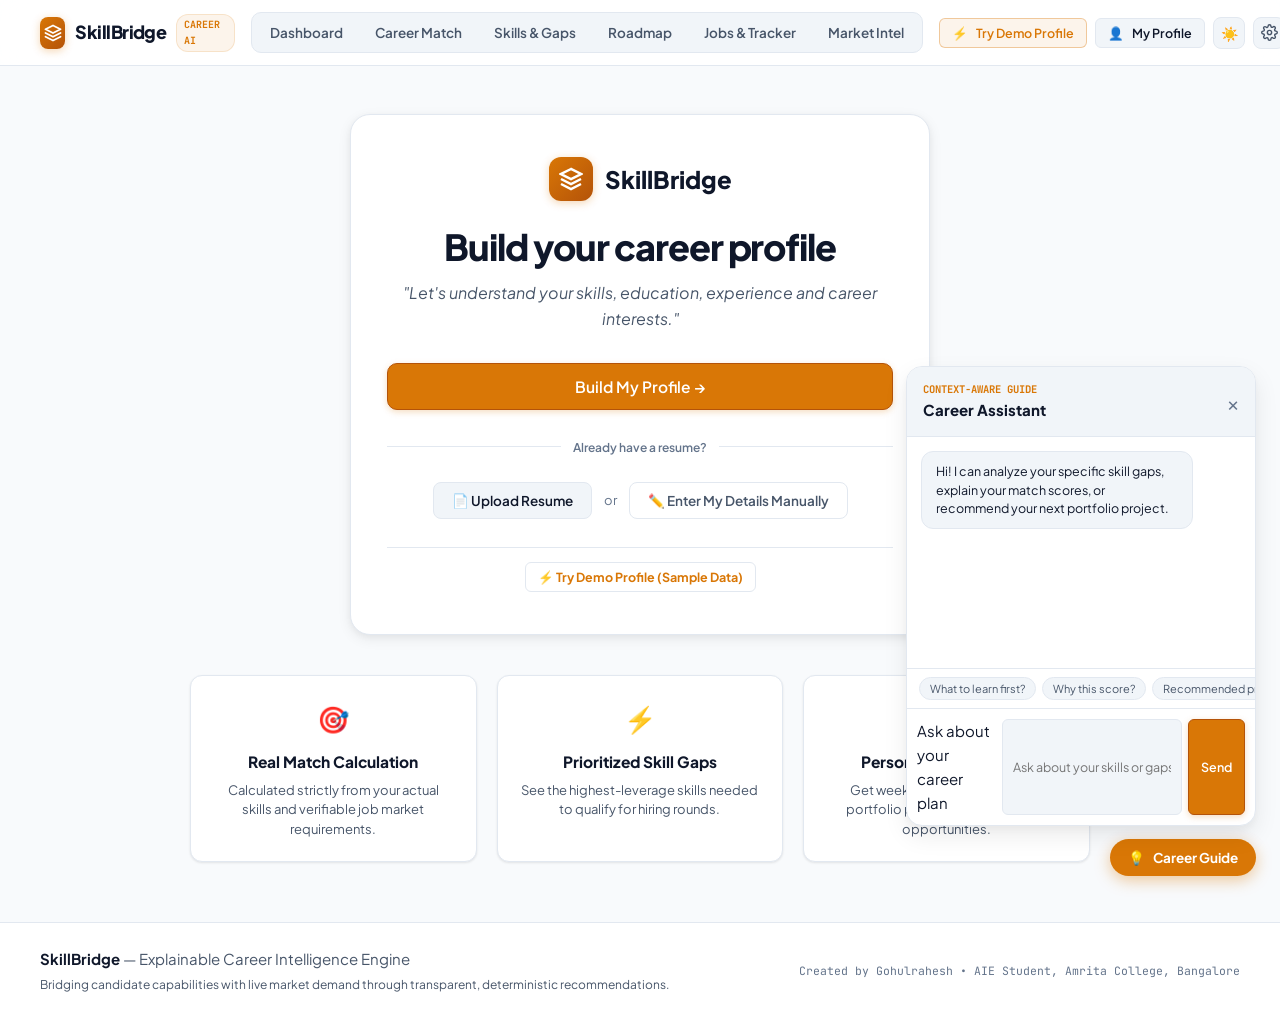
<file: index.html>
<!DOCTYPE html>
<html lang="en">
<head>
  <meta charset="UTF-8">
  <meta name="viewport" content="width=device-width, initial-scale=1.0">
  <meta name="description" content="SkillBridge — Build your career profile, understand your skill gaps, and follow a personalized roadmap based on real job market demand.">
  <title>SkillBridge — Career Fit & Learning Roadmap Engine</title>
  
  <!-- Google Fonts: Plus Jakarta Sans & JetBrains Mono -->
  <link rel="preconnect" href="https://fonts.googleapis.com">
  <link rel="preconnect" href="https://fonts.gstatic.com" crossorigin>
  <link href="https://fonts.googleapis.com/css2?family=JetBrains+Mono:wght@400;500;600;700&family=Plus+Jakarta+Sans:wght@400;500;600;700;800&display=swap" rel="stylesheet">
  
  <link rel="stylesheet" href="style.css">
</head>
<body data-theme="light">

  <!-- ==========================================================================
       STICKY DEMO MODE ALERT BANNER (SHOWN ONLY DURING DEMO MODE)
       ========================================================================== -->
  <aside class="demo-mode-banner" id="demoModeBanner" style="display:none;" aria-label="Demo mode indicator">
    <div class="container demo-banner-content">
      <div class="demo-banner-left">
        <span class="demo-pill">DEMO MODE</span>
        <span>You are exploring with a <strong>sample student profile</strong>. Demo data is temporary and never mixed with real profiles.</span>
      </div>
      <div class="demo-banner-actions">
        <button class="btn btn-sm btn-ghost" id="exitDemoBtn" type="button">Exit Demo Mode</button>
        <button class="btn btn-sm btn-primary" id="demoCreateRealProfileBtn" type="button">Build My Own Profile →</button>
      </div>
    </div>
  </aside>

  <!-- ==========================================================================
       SITE HEADER & GLOBAL NAVIGATION
       ========================================================================== -->
  <header class="site-header">
    <div class="container">
      <div class="nav-wrapper">
        <a class="brand-logo" id="brandHome" href="#dashboard" aria-label="SkillBridge Home">
          <div class="brand-icon">
            <svg viewBox="0 0 24 24" fill="none" stroke="currentColor" stroke-width="2.5" stroke-linecap="round" stroke-linejoin="round">
              <path d="M12 2L2 7l10 5 10-5-10-5zM2 17l10 5 10-5M2 12l10 5 10-5"/>
            </svg>
          </div>
          <span class="brand-text">SkillBridge</span>
          <span class="brand-badge" id="headerModeBadge">Career AI</span>
        </a>

        <!-- Main Product Navigation (Active for profiles) -->
        <nav class="main-nav" id="mainNav" aria-label="Main Navigation">
          <button class="nav-tab active" data-page="dashboard" type="button">Dashboard</button>
          <button class="nav-tab" data-page="career-match" type="button">Career Match</button>
          <button class="nav-tab" data-page="skills-gaps" type="button">Skills & Gaps</button>
          <button class="nav-tab" data-page="roadmap" type="button">Roadmap</button>
          <button class="nav-tab" data-page="jobs" type="button">Jobs & Tracker</button>
          <button class="nav-tab" data-page="market" type="button">Market Intel</button>
        </nav>

        <!-- Header Actions -->
        <div class="nav-actions">
          <button class="btn btn-sm btn-ghost demo-btn" id="headerDemoTriggerBtn" type="button" title="Try sample profile demo">
            <span>⚡</span> Try Demo Profile
          </button>
          <button class="btn btn-sm btn-secondary profile-btn" id="headerProfileBtn" type="button" title="Edit Profile">
            <span>👤</span> <span id="headerProfileName">My Profile</span>
          </button>
          <div class="theme-control">
            <button class="theme-toggle" id="themeToggle" type="button" aria-label="Switch to dark mode" aria-pressed="false"></button>
          </div>
          <button class="icon-btn" id="settingsModalBtn" type="button" title="Settings & About" aria-label="Settings">
            <svg width="17" height="17" viewBox="0 0 24 24" fill="none" stroke="currentColor" stroke-width="2" stroke-linecap="round" stroke-linejoin="round">
              <circle cx="12" cy="12" r="3"></circle>
              <path d="M19.4 15a1.65 1.65 0 0 0 .33 1.82l.06.06a2 2 0 0 1 0 2.83 2 2 0 0 1-2.83 0l-.06-.06a1.65 1.65 0 0 0-1.82-.33 1.65 1.65 0 0 0-1 1.51V21a2 2 0 0 1-2 2 2 2 0 0 1-2-2v-.09A1.65 1.65 0 0 0 9 19.4a1.65 1.65 0 0 0-1.82.33l-.06.06a2 2 0 0 1-2.83 0 2 2 0 0 1 0-2.83l.06-.06a1.65 1.65 0 0 0 .33-1.82 1.65 1.65 0 0 0-1.51-1H3a2 2 0 0 1-2-2 2 2 0 0 1 2-2h.09A1.65 1.65 0 0 0 4.6 9a1.65 1.65 0 0 0-.33-1.82l-.06-.06a2 2 0 0 1 0-2.83 2 2 0 0 1 2.83 0l.06.06a1.65 1.65 0 0 0 1.82.33H9a1.65 1.65 0 0 0 1-1.51V3a2 2 0 0 1 2-2 2 2 0 0 1 2 2v.09a1.65 1.65 0 0 0 1 1.51 1.65 1.65 0 0 0 1.82-.33l.06-.06a2 2 0 0 1 2.83 0 2 2 0 0 1 0 2.83l-.06.06a1.65 1.65 0 0 0-.33 1.82V9a1.65 1.65 0 0 0 1.51 1H21a2 2 0 0 1 2 2 2 2 0 0 1-2 2h-.09a1.65 1.65 0 0 0-1.51 1z"></path>
            </svg>
          </button>
        </div>
      </div>
    </div>
  </header>

  <!-- Mobile Bottom Sticky Navigation -->
  <nav class="mobile-nav-bar" id="mobileNavBar" aria-label="Mobile Navigation">
    <button class="mobile-nav-item active" data-page="dashboard" type="button"><span>📊</span>Dashboard</button>
    <button class="mobile-nav-item" data-page="career-match" type="button"><span>🎯</span>Matches</button>
    <button class="mobile-nav-item" data-page="skills-gaps" type="button"><span>⚡</span>Skills</button>
    <button class="mobile-nav-item" data-page="roadmap" type="button"><span>🗺️</span>Roadmap</button>
    <button class="mobile-nav-item" data-page="jobs" type="button"><span>💼</span>Jobs</button>
    <button class="mobile-nav-item" data-page="market" type="button"><span>📰</span>News</button>
  </nav>

  <!-- ==========================================================================
       MAIN CONTAINER & VIEWS
       ========================================================================== -->
  <main class="container main-content" id="mainContainer">

    <!-- ==========================================================================
         VIEW 1: FIRST-TIME WELCOME / ENTRY SCREEN (NO FAKE DATA)
         ========================================================================== -->
    <section class="view-page" id="view-welcome" aria-label="Build Your Profile">
      <div class="welcome-entry-card">
        <div class="welcome-entry-brand">
          <div class="brand-icon lg">
            <svg viewBox="0 0 24 24" fill="none" stroke="currentColor" stroke-width="2.5">
              <path d="M12 2L2 7l10 5 10-5-10-5zM2 17l10 5 10-5M2 12l10 5 10-5"/>
            </svg>
          </div>
          <span class="welcome-brand-name">SkillBridge</span>
        </div>

        <h1 class="welcome-entry-title">Build your career profile</h1>
        <p class="welcome-entry-subtitle">
          "Let's understand your skills, education, experience and career interests."
        </p>

        <div class="welcome-entry-actions">
          <button class="btn btn-lg btn-primary btn-block" id="startProfileWizardBtn" type="button">
            Build My Profile →
          </button>

          <div class="welcome-divider">
            <span>Already have a resume?</span>
          </div>

          <div class="welcome-secondary-actions">
            <button class="btn btn-secondary" id="welcomeUploadResumeBtn" type="button">
              📄 Upload Resume
            </button>
            <span class="or-separator">or</span>
            <button class="btn btn-ghost" id="welcomeManualEntryBtn" type="button">
              ✏️ Enter My Details Manually
            </button>
          </div>

          <div class="welcome-demo-trigger">
            <button class="btn btn-sm btn-ghost demo-link-btn" id="welcomeTryDemoBtn" type="button">
              ⚡ Try Demo Profile (Sample Data)
            </button>
          </div>
        </div>
      </div>

      <!-- Trust Pillars -->
      <div class="welcome-features-grid">
        <div class="welcome-feature-item">
          <div class="wf-icon">🎯</div>
          <h4>Real Match Calculation</h4>
          <p>Calculated strictly from your actual skills and verifiable job market requirements.</p>
        </div>
        <div class="welcome-feature-item">
          <div class="wf-icon">⚡</div>
          <h4>Prioritized Skill Gaps</h4>
          <p>See the highest-leverage skills needed to qualify for hiring rounds.</p>
        </div>
        <div class="welcome-feature-item">
          <div class="wf-icon">🗺️</div>
          <h4>Personalized Roadmap</h4>
          <p>Get weekly curated milestones, portfolio projects, and direct job opportunities.</p>
        </div>
      </div>
    </section>

    <!-- ==========================================================================
         VIEW 2: 4-STEP PROFILE ONBOARDING WIZARD
         ========================================================================== -->
    <section class="view-page" id="view-wizard" aria-label="Profile Builder Wizard">
      <div class="wizard-container-card">
        <div class="wizard-header">
          <div>
            <span class="wizard-tag">Profile Builder</span>
            <h2 class="wizard-main-title" id="wizardHeaderTitle">Step 1 — About You</h2>
          </div>
          <button class="btn btn-sm btn-ghost" id="wizardCancelBtn" type="button">✕ Cancel</button>
        </div>

        <!-- 4 Step Progress Indicators -->
        <div class="wizard-steps-indicator">
          <div class="wizard-step active" data-step="1"><span>1</span> About You</div>
          <div class="wizard-step" data-step="2"><span>2</span> Skills</div>
          <div class="wizard-step" data-step="3"><span>3</span> Career Interests</div>
          <div class="wizard-step" data-step="4"><span>4</span> Review</div>
        </div>

        <!-- STEP 1: About You -->
        <div class="wizard-pane active" id="wizardStep1">
          <div class="form-grid">
            <div class="form-group full-width">
              <label for="wizName">Full Name <span class="req">*</span></label>
              <input type="text" id="wizName" class="sync-input" placeholder="e.g. Gohul Rahesh" required>
            </div>

            <div class="form-group full-width">
              <label>Current Status <span class="req">*</span></label>
              <div class="status-options-group">
                <label class="status-option-label active">
                  <input type="radio" name="wizStatus" value="Student" checked>
                  <span>Student</span>
                </label>
                <label class="status-option-label">
                  <input type="radio" name="wizStatus" value="Graduate">
                  <span>Graduate</span>
                </label>
                <label class="status-option-label">
                  <input type="radio" name="wizStatus" value="Working Professional">
                  <span>Working Professional</span>
                </label>
              </div>
            </div>

            <div class="form-group">
              <label for="wizDegree">Degree / Qualification <span class="req">*</span></label>
              <input type="text" id="wizDegree" class="sync-input" placeholder="e.g. B.Tech, B.S., B.C.A., M.S.">
            </div>

            <div class="form-group">
              <label for="wizField">Field of Study / Major <span class="req">*</span></label>
              <input type="text" id="wizField" class="sync-input" placeholder="e.g. Computer Science, AI & Data, IT">
            </div>

            <div class="form-group">
              <label for="wizGradYear">Graduation Year <span class="req">*</span></label>
              <input type="text" id="wizGradYear" class="sync-input" placeholder="e.g. 2026, 2025, 2024">
            </div>

            <div class="form-group">
              <label for="wizInstitution">College / University <span class="opt">(Optional)</span></label>
              <input type="text" id="wizInstitution" class="sync-input" placeholder="e.g. Amrita Vishwa Vidyapeetham, NIT, etc.">
            </div>
          </div>

          <div class="wizard-footer">
            <button class="btn btn-ghost" id="wizStep1Back" type="button">Back</button>
            <button class="btn btn-primary" id="wizStep1Next" type="button">Continue to Skills →</button>
          </div>
        </div>

        <!-- STEP 2: Skills -->
        <div class="wizard-pane" id="wizardStep2">
          <div class="skills-step-layout">
            <p class="step-desc-text">
              Add the technical competencies, programming languages, and tools you have worked with:
            </p>

            <!-- Resume Upload / Parse Area -->
            <div class="resume-extraction-panel">
              <div class="resume-tabs-bar">
                <button class="resume-subtab-btn active" data-mode="upload" type="button">📁 Upload Resume (PDF / TXT)</button>
                <button class="resume-subtab-btn" data-mode="paste" type="button">✏️ Paste Text</button>
              </div>

              <div class="resume-subtab-content active" id="wizResumeUploadArea">
                <div class="drop-zone" id="wizDropZone">
                  <input type="file" id="wizFileInput" accept=".pdf,.txt,.docx" class="file-input-hidden" aria-label="Upload Resume">
                  <div class="drop-icon">📄</div>
                  <p><strong>Click to browse</strong> or drag and drop your resume file</p>
                  <span class="drop-subtext">Client-side parser • No server uploads</span>
                </div>
                <div id="wizFileUploadStatus" class="upload-status-text"></div>
              </div>

              <div class="resume-subtab-content" id="wizResumePasteArea">
                <textarea id="wizResumeTextInput" class="resume-textarea" placeholder="Paste your resume summary, project descriptions, or LinkedIn skills here..."></textarea>
                <button class="btn btn-sm btn-emerald" id="wizExtractTextBtn" type="button" style="margin-top:8px;">
                  Extract Skills from Text
                </button>
              </div>

              <!-- Detected Skills Verification Area -->
              <div class="detected-skills-box" id="wizDetectedSkillsBox" style="display:none;">
                <div class="detected-head">
                  <strong>Skills detected from your resume (<span id="wizDetectedCount">0</span>):</strong>
                  <span class="detected-sub">Review, add, or remove as needed:</span>
                </div>
                <div class="chips-container" id="wizDetectedChips"></div>
              </div>
            </div>

            <!-- Manual Skill Adder Dropdown -->
            <div class="manual-add-section">
              <label for="wizSkillSelect">Add Skill Manually:</label>
              <div class="manual-add-row">
                <select id="wizSkillSelect" class="sync-select skill-select-box" aria-label="Select Skill"></select>
                <div class="level-toggle-group" role="group" aria-label="Proficiency">
                  <button class="level-toggle-btn" data-lvl="30" type="button">Beginner (30%)</button>
                  <button class="level-toggle-btn active" data-lvl="60" type="button">Intermediate (60%)</button>
                  <button class="level-toggle-btn" data-lvl="90" type="button">Advanced (90%)</button>
                </div>
                <button class="btn btn-secondary" id="wizAddSkillBtn" type="button">+ Add Skill</button>
              </div>
            </div>

            <!-- Verified Skills in Current Profile Draft -->
            <div class="active-skills-preview">
              <span class="preview-title">Your Skills List (<span id="wizSkillsTotalCount">0</span> added):</span>
              <div class="chips-container" id="wizProfileChips"></div>
              <div id="wizEmptySkillsMsg" class="empty-hint-text">
                No skills added yet. Choose from the dropdown or scan your resume above.
              </div>
            </div>
          </div>

          <div class="wizard-footer">
            <button class="btn btn-ghost" id="wizStep2Back" type="button">← Back to Step 1</button>
            <button class="btn btn-primary" id="wizStep2Next" type="button">Continue to Career Interests →</button>
          </div>
        </div>

        <!-- STEP 3: Career Interests -->
        <div class="wizard-pane" id="wizardStep3">
          <p class="step-desc-text">
            What career paths are you interested in exploring? (Select one or more; you can change this anytime on your dashboard):
          </p>

          <div class="role-selection-grid" id="wizRolesGrid"></div>

          <div class="wizard-footer">
            <button class="btn btn-ghost" id="wizStep3Back" type="button">← Back to Step 2</button>
            <button class="btn btn-primary" id="wizStep3Next" type="button">Continue to Review →</button>
          </div>
        </div>

        <!-- STEP 4: Review & Finalize -->
        <div class="wizard-pane" id="wizardStep4">
          <div class="review-summary-card">
            <div class="review-badge">Profile Ready</div>
            <h3 class="review-user-title" id="revUserName">Candidate Name</h3>
            <p class="review-user-sub" id="revUserSub">B.Tech • Computer Science • Student</p>

            <div class="review-section-block">
              <span class="rev-sec-label">Verified Skills (<span id="revSkillsCount">0</span>):</span>
              <div class="chips-container" id="revSkillsChips"></div>
            </div>

            <div class="review-section-block">
              <span class="rev-sec-label">Selected Career Track(s):</span>
              <div class="chips-container" id="revCareersChips"></div>
            </div>
          </div>

          <div class="wizard-footer">
            <button class="btn btn-ghost" id="wizStep4Back" type="button">← Back to Step 3</button>
            <button class="btn btn-primary btn-lg" id="wizFinalizeBtn" type="button">Create My Dashboard →</button>
          </div>
        </div>
      </div>
    </section>

    <!-- ==========================================================================
         VIEW 3: PERSONAL CAREER DASHBOARD (REAL USER HOME)
         ========================================================================== -->
    <section class="view-page active" id="view-dashboard" aria-label="Personal Career Dashboard">
      
      <!-- Welcome Header Card -->
      <div class="dashboard-welcome-card">
        <div class="welcome-text-wrap">
          <div class="welcome-user-row">
            <h2 id="dashGreetingName">Good day 👋</h2>
            <span class="user-role-badge" id="dashActiveRoleBadge">Target: Select Career</span>
          </div>
          <p class="welcome-subtext" id="dashSubtext">
            Your personalized career readiness audit, skill gap breakdown, and next best action.
          </p>
        </div>
        <div class="welcome-action-buttons">
          <button class="btn btn-sm btn-secondary" id="dashEditProfileBtn" type="button">✏️ Edit Profile</button>
          <button class="btn btn-sm btn-primary" id="dashRoadmapActionBtn" type="button">View Roadmap →</button>
        </div>
      </div>

      <!-- Profile Completion Gauge & Checklist Card -->
      <div class="card profile-completion-card">
        <div class="comp-header">
          <div>
            <span class="comp-label">Profile Strength</span>
            <h4 class="comp-pct" id="dashProfileCompPct">0%</h4>
          </div>
          <button class="btn btn-sm btn-ghost" id="dashCompleteProfileBtn" type="button">Update Details</button>
        </div>
        <div class="comp-track">
          <div class="comp-fill" id="dashProfileCompBar" style="width: 0%;"></div>
        </div>
        <div class="comp-checklist" id="dashProfileChecklist">
          <span class="chk-item" id="chkName">○ Name & Status</span>
          <span class="chk-item" id="chkEdu">○ Education</span>
          <span class="chk-item" id="chkSkills">○ Skills (0 added)</span>
          <span class="chk-item" id="chkRole">○ Target Career</span>
          <span class="chk-item" id="chkResume">○ Resume Scanned</span>
        </div>
      </div>

      <!-- Prominent Next Best Action Card -->
      <div class="card card-gold priority-action-card" id="dashNextActionCard">
        <div class="priority-action-content">
          <div class="priority-badge">⭐ Your Next Best Action</div>
          <h3 id="dashNextActionTitle">Build your career profile</h3>
          <p id="dashNextActionDesc">
            Add your verified skills and select a target career to calculate your career readiness score and personalized roadmap.
          </p>
        </div>
        <div class="priority-action-btns">
          <button class="btn btn-primary" id="dashNextActionBtn" type="button">Take Action →</button>
        </div>
      </div>

      <!-- 4 Core Metrics Cards -->
      <div class="dashboard-stats-grid">
        <div class="dash-stat-card dash-readiness-card" data-jump="career-match">
          <div class="stat-top">
            <span class="stat-label">Career Readiness</span>
            <span class="stat-icon">🎯</span>
          </div>
          <div class="readiness-meter-wrap">
            <div class="readiness-score-number" id="dashReadinessScore">—</div>
            <div class="readiness-track">
              <div class="readiness-fill" id="dashReadinessBar" style="width: 0%;"></div>
            </div>
          </div>
          <div class="stat-footer-text" id="dashReadinessSub">Select career to compute</div>
        </div>

        <div class="dash-stat-card" data-jump="skills-gaps">
          <div class="stat-top">
            <span class="stat-label">Verified Skills</span>
            <span class="stat-icon">⚡</span>
          </div>
          <div class="stat-big-number" id="dashSkillsCount">0</div>
          <div class="stat-footer-text" id="dashSkillsListPreview">No skills added yet</div>
        </div>

        <div class="dash-stat-card stat-alert" data-jump="skills-gaps">
          <div class="stat-top">
            <span class="stat-label">Priority Skill Gaps</span>
            <span class="stat-icon">⚠️</span>
          </div>
          <div class="stat-big-number" id="dashGapsCount">—</div>
          <div class="stat-footer-text" id="dashTopGapText">Select target career</div>
        </div>

        <div class="dash-stat-card" data-jump="roadmap">
          <div class="stat-top">
            <span class="stat-label">Roadmap Progress</span>
            <span class="stat-icon">🗺️</span>
          </div>
          <div class="stat-big-number" id="dashRoadmapProgressText">0 / 8</div>
          <div class="stat-footer-text" id="dashRoadmapSubText">Tasks completed</div>
        </div>
      </div>

      <!-- Target Career Switcher Card -->
      <div class="card role-selector-inline">
        <div class="role-selector-header">
          <div>
            <h4 style="font-size:15px; font-weight:700;">Target Career Path</h4>
            <p style="font-size:12.5px; color:var(--text-secondary);">
              Choose or switch your primary target to recalculate match %, missing gaps, and roadmap:
            </p>
          </div>
          <select id="dashRoleSelect" class="sync-select" aria-label="Select Target Career Role"></select>
        </div>
        <div class="career-chips-bar" id="dashRoleChips"></div>
      </div>
    </section>

    <!-- ==========================================================================
         VIEW 4: CAREER MATCH & COMPARISON
         ========================================================================== -->
    <section class="view-page" id="view-career-match" aria-label="Career Matching & Comparison">
      <div class="section-head">
        <div>
          <h2>Career Fit & Role Benchmark</h2>
          <p class="section-subtitle">
            Deterministic, explainable matching between your verified competencies and market benchmarks.
          </p>
        </div>
        <span class="stage-tag-badge">Explainable AI Match</span>
      </div>

      <div id="careerMatchContentArea">
        <!-- Primary Match Hero Card -->
        <div class="card card-gold primary-match-hero" id="primaryMatchHeroCard">
          <div class="match-hero-main">
            <div class="match-hero-info">
              <span class="match-target-tag">Target Career Track</span>
              <h3 class="match-hero-title" id="matchHeroTitle">Select a Career</h3>
              <p class="match-hero-sector" id="matchHeroSector">Choose a career in your dashboard to view calculations</p>
              
              <div class="match-summary-tags" id="matchHeroTags"></div>
            </div>

            <div class="match-hero-score-box">
              <div class="match-score-circle">
                <span class="match-big-pct" id="matchHeroPct">—</span>
                <span class="match-score-sub">Fit Score</span>
              </div>
            </div>
          </div>

          <!-- Score Breakdown Grid -->
          <div class="match-breakdown-grid" id="matchBreakdownGrid">
            <div class="breakdown-col">
              <h5 class="breakdown-heading">Why This Score? (Algorithm Factors)</h5>
              <div class="breakdown-list">
                <div class="breakdown-item">
                  <span>Core Skill Coverage</span>
                  <strong id="matchFormulaCorePct">—</strong>
                </div>
                <div class="breakdown-item">
                  <span>Emerging Tech Velocity Bonus</span>
                  <strong id="matchFormulaEmergingBonus">—</strong>
                </div>
                <div class="breakdown-item highlight">
                  <span>Final Match Score</span>
                  <strong id="matchFormulaFinal">—</strong>
                </div>
              </div>
              <div class="why-box" id="matchHeroExplanationText" style="margin-top:12px;"></div>
            </div>

            <div class="breakdown-col">
              <h5 class="breakdown-heading">Have vs Missing Breakdown</h5>
              <div class="have-miss-box">
                <div class="have-section">
                  <span class="have-label">✓ Skills You Already Have:</span>
                  <div class="skills-mini-pills" id="matchHavePills"></div>
                </div>
                <div class="miss-section" style="margin-top:12px;">
                  <span class="miss-label">⚠️ Skills You Need to Build:</span>
                  <div class="skills-mini-pills" id="matchMissPills"></div>
                </div>
              </div>
              
              <div class="biggest-gap-callout" id="matchBiggestGapCallout"></div>
            </div>
          </div>
        </div>

        <!-- All 12 Roles Ranked Fit List -->
        <div style="margin-top:34px;">
          <h3 style="font-size:20px; font-weight:700; margin-bottom:4px;">All Career Tracks Ranked for Your Profile</h3>
          <p style="font-size:13px; color:var(--text-secondary); margin-bottom:16px;">
            Explore how your current skills map to other domains and switch your primary target:
          </p>
          <div class="reco-container" id="recoList"></div>
        </div>

        <!-- Side-by-Side Career Path Comparison Matrix -->
        <div style="margin-top:40px;">
          <div class="section-head" style="margin-bottom:14px;">
            <div>
              <h3 style="font-size:20px; font-weight:700;">Compare Career Paths Side-by-Side</h3>
              <p style="font-size:13px; color:var(--text-secondary);">Select 3 roles to evaluate skill overlap, compensation, and learning effort:</p>
            </div>
          </div>

          <div class="compare-selectors-row">
            <select id="compareRole1" class="sync-select" aria-label="Compare Role 1"></select>
            <select id="compareRole2" class="sync-select" aria-label="Compare Role 2"></select>
            <select id="compareRole3" class="sync-select" aria-label="Compare Role 3"></select>
          </div>

          <div class="table-responsive" style="margin-top:14px;">
            <table class="modern-table compare-table" id="compareMatrixTable">
              <thead>
                <tr>
                  <th>Evaluation Dimension</th>
                  <th id="compHead1">Role 1</th>
                  <th id="compHead2">Role 2</th>
                  <th id="compHead3">Role 3</th>
                </tr>
              </thead>
              <tbody id="compareMatrixBody"></tbody>
            </table>
          </div>
        </div>
      </div>
    </section>

    <!-- ==========================================================================
         VIEW 5: SKILLS & GAP ANALYSIS
         ========================================================================== -->
    <section class="view-page" id="view-skills-gaps" aria-label="Skills and Gap Analysis">
      <div class="section-head">
        <div>
          <h2>Your Skills Inventory & Gap Analysis</h2>
          <p class="section-subtitle">
            Manage your verified competencies and explore categorized gaps prioritized by hiring weights.
          </p>
        </div>
        <span class="stage-tag-badge">Gap Prioritization</span>
      </div>

      <!-- Verified Skills Box -->
      <div class="card" style="margin-bottom:28px;">
        <div style="display:flex; justify-content:space-between; align-items:center; flex-wrap:wrap; gap:12px; margin-bottom:14px;">
          <div>
            <h3 style="font-size:18px; font-weight:700;">Verified Skills in Your Profile (<span id="profileSkillsCount">0</span>)</h3>
            <p style="font-size:12.5px; color:var(--text-secondary);">These skills drive your matching scores across all 12 career tracks:</p>
          </div>
          <button class="btn btn-sm btn-secondary" id="skillsPageScanBtn" type="button">📄 Scan Resume Text</button>
        </div>

        <div class="chips-container" id="profileChips"></div>
        <div id="emptyChipHint" style="font-size:13px; color:var(--text-muted); font-style:italic; padding:12px 0;">
          No skills added yet. Add skills below or upload your resume.
        </div>

        <!-- Manual Add Controls -->
        <div style="margin-top:18px; padding-top:18px; border-top:1px solid var(--border-glass);">
          <span style="font-size:13px; font-weight:600; color:var(--text-secondary); display:block; margin-bottom:8px;">
            + Add or Adjust an Individual Skill:
          </span>
          <div class="manual-add-row">
            <select id="skillsPageSelect" class="sync-select skill-select-box" aria-label="Select Skill to Add"></select>
            <div class="level-toggle-group" role="group" aria-label="Proficiency Level">
              <button class="level-toggle-btn" data-lvl="30" type="button">Beginner (30%)</button>
              <button class="level-toggle-btn active" data-lvl="60" type="button">Intermediate (60%)</button>
              <button class="level-toggle-btn" data-lvl="90" type="button">Advanced (90%)</button>
            </div>
            <button class="btn btn-secondary" id="skillsPageAddBtn" type="button">+ Add to Profile</button>
          </div>
        </div>
      </div>

      <!-- Prioritized Gaps Breakdown -->
      <div>
        <div style="display:flex; justify-content:space-between; align-items:center; flex-wrap:wrap; gap:12px; margin-bottom:16px;">
          <div>
            <h3 style="font-size:20px; font-weight:700;">
              Prioritized Skill Gaps for <span id="gapTargetRoleHeading" style="color:var(--accent-gold);">Your Target Career</span>
            </h3>
            <p style="font-size:13px; color:var(--text-secondary);">
              Grouped by hiring weight and frequency in current job descriptions:
            </p>
          </div>
        </div>

        <!-- High Priority Gaps -->
        <div class="gap-group-section">
          <div class="gap-group-header red-header">
            <span class="gap-priority-badge badge-high">🔴 High Priority (Core Hiring Blockers)</span>
            <span class="gap-group-desc">Missing skills with weight 8–10 that recruiters filter for immediately.</span>
          </div>
          <div class="grid-3 gap-cards-grid" id="highPriorityGapsContainer"></div>
        </div>

        <!-- Medium Priority Gaps -->
        <div class="gap-group-section" style="margin-top:24px;">
          <div class="gap-group-header gold-header">
            <span class="gap-priority-badge badge-med">🟡 Medium Priority (Key Differentiators)</span>
            <span class="gap-group-desc">Valuable skills with weight 5–7 that elevate you above average applicants.</span>
          </div>
          <div class="grid-3 gap-cards-grid" id="medPriorityGapsContainer"></div>
        </div>

        <!-- Optional / Emerging Signals -->
        <div class="gap-group-section" style="margin-top:24px;">
          <div class="gap-group-header green-header">
            <span class="gap-priority-badge badge-opt">🟢 Emerging / Bonus Skills</span>
            <span class="gap-group-desc">High-velocity technologies that grant competitive bonus points.</span>
          </div>
          <div class="grid-3 gap-cards-grid" id="optPriorityGapsContainer"></div>
        </div>
      </div>
    </section>

    <!-- ==========================================================================
         VIEW 6: ROADMAP & PROJECT RECOMMENDATIONS
         ========================================================================== -->
    <section class="view-page" id="view-roadmap" aria-label="Personalized Learning Roadmap">
      <div class="section-head">
        <div>
          <h2>Your 4-Week Actionable Learning Roadmap</h2>
          <p class="section-subtitle">
            Structured step-by-step milestones to bridge your missing skills for <span id="roadmapRoleHeadingBadge" style="font-weight:700; color:var(--accent-gold);">Your Target Career</span>.
          </p>
        </div>
        <span class="stage-tag-badge">Action Plan</span>
      </div>

      <!-- Roadmap Progress Header -->
      <div class="card roadmap-progress-card">
        <div class="roadmap-progress-top">
          <div>
            <span class="roadmap-progress-label">Roadmap Completion</span>
            <h3 class="roadmap-progress-title" id="roadmapProgressPct">0% Complete (0 of 8 tasks)</h3>
          </div>
          <button class="btn btn-sm btn-ghost" id="resetRoadmapProgressBtn" type="button">Reset Checkboxes</button>
        </div>
        <div class="roadmap-progress-track">
          <div class="roadmap-progress-fill" id="roadmapProgressBar" style="width: 0%;"></div>
        </div>
      </div>

      <!-- 4-Week Interactive Roadmap Container -->
      <div class="weekly-roadmap-container" id="weeklyRoadmapContainer"></div>

      <!-- Portfolio Projects -->
      <div style="margin-top:40px;">
        <div class="section-head" style="margin-bottom:12px;">
          <div>
            <h3 style="font-size:20px; font-weight:700;">Recommended Portfolio Projects</h3>
            <p style="font-size:13px; color:var(--text-secondary);">
              Build these specific projects to close your gaps and prove hands-on capability on GitHub:
            </p>
          </div>
        </div>
        <div class="grid-3" id="projectRecommendationsContainer"></div>
      </div>

      <!-- Curated Courses -->
      <div style="margin-top:40px;">
        <div style="display:flex; justify-content:space-between; align-items:center; flex-wrap:wrap; gap:12px; margin-bottom:14px;">
          <div>
            <h3 style="font-size:20px; font-weight:700;">Curated Courses & Professional Certifications</h3>
            <p style="font-size:13px; color:var(--text-secondary);">Industry-recognized curriculums from Google, Meta, IBM, AWS & DeepLearning.AI:</p>
          </div>
          <div class="course-filter-tags" id="roadmapCourseFilterTabs">
            <button class="filter-chip active" data-filter="all" type="button">All</button>
            <button class="filter-chip" data-filter="cert" type="button">Certifications</button>
            <button class="filter-chip" data-filter="free" type="button">Free Guides</button>
          </div>
        </div>
        <div class="grid-3" id="careerCoursesContainer"></div>
      </div>
    </section>

    <!-- ==========================================================================
         VIEW 7: JOBS & APPLICATION TRACKER
         ========================================================================== -->
    <section class="view-page" id="view-jobs" aria-label="Job Openings and Tracker">
      <div class="section-head">
        <div>
          <h2>Job Opportunities & Application Tracker</h2>
          <p class="section-subtitle">
            Explore live tech openings matching your profile and track your applications end-to-end.
          </p>
        </div>
        <span class="stage-tag-badge">Live Opportunities</span>
      </div>

      <!-- Subnavigation Tabs -->
      <div class="jobs-subnav-tabs" role="tablist">
        <button class="jobs-subnav-btn active" id="tabJobsQualified" data-subtab="qualified" type="button">
          🟢 Jobs You Can Apply For Now (<span id="countJobsQualified">0</span>)
        </button>
        <button class="jobs-subnav-btn" id="tabJobsGaps" data-subtab="gaps" type="button">
          🟡 Jobs Requiring Additional Skills (<span id="countJobsGaps">0</span>)
        </button>
        <button class="jobs-subnav-btn" id="tabJobsTracker" data-subtab="tracker" type="button">
          📋 My Application Tracker (<span id="countJobsTracker">0</span>)
        </button>
      </div>

      <!-- Portal Shortcuts -->
      <div class="card card-gold portal-shortcuts-card">
        <div style="display:flex; justify-content:space-between; align-items:center; flex-wrap:wrap; gap:12px;">
          <div>
            <h4 style="font-size:15px; font-weight:700; color:var(--accent-gold);">🔍 Instant Pre-Filtered Search Queries</h4>
            <p style="font-size:12.5px; color:var(--text-secondary);">Open verified live job feeds for your active target role:</p>
          </div>
          <div class="portal-actions" id="jobsPortalActions"></div>
        </div>
      </div>

      <!-- Qualified Jobs -->
      <div class="jobs-view-section active" id="secJobsQualified">
        <div class="jobs-grid" id="jobsQualifiedContainer"></div>
      </div>

      <!-- Jobs with Gaps -->
      <div class="jobs-view-section" id="secJobsGaps">
        <div class="jobs-grid" id="jobsGapsContainer"></div>
      </div>

      <!-- Application Tracker -->
      <div class="jobs-view-section" id="secJobsTracker">
        <div class="tracker-header-row">
          <div>
            <h3 style="font-size:18px; font-weight:700;">Job Application Tracker</h3>
            <p style="font-size:12.5px; color:var(--text-secondary);">Manage your pipeline across application stages:</p>
          </div>
          <button class="btn btn-sm btn-primary" id="addCustomJobBtn" type="button">+ Add Custom Application</button>
        </div>

        <div class="tracker-board-grid">
          <div class="tracker-col" data-status="Saved">
            <div class="tracker-col-head head-saved">
              <span>Saved</span> <span class="col-count" id="countSaved">0</span>
            </div>
            <div class="tracker-card-list" id="listSaved"></div>
          </div>
          <div class="tracker-col" data-status="Applied">
            <div class="tracker-col-head head-applied">
              <span>Applied</span> <span class="col-count" id="countApplied">0</span>
            </div>
            <div class="tracker-card-list" id="listApplied"></div>
          </div>
          <div class="tracker-col" data-status="Interview">
            <div class="tracker-col-head head-interview">
              <span>Interview</span> <span class="col-count" id="countInterview">0</span>
            </div>
            <div class="tracker-card-list" id="listInterview"></div>
          </div>
          <div class="tracker-col" data-status="Offer">
            <div class="tracker-col-head head-offer">
              <span>Offer</span> <span class="col-count" id="countOffer">0</span>
            </div>
            <div class="tracker-card-list" id="listOffer"></div>
          </div>
        </div>
      </div>
    </section>

    <!-- ==========================================================================
         VIEW 8: MARKET INTELLIGENCE & NEWS (WITH RICH IMAGES)
         ========================================================================== -->
    <section class="view-page" id="view-market" aria-label="Market Intelligence & News">
      <div class="section-head">
        <div>
          <h2>Job Market Intelligence & Layoff Radar</h2>
          <p class="section-subtitle">
            Verified signals on tech layoffs, AI headcount pivot, emerging software roles, GCC expansions in India, and salary dynamics.
          </p>
        </div>
        <span class="stage-tag-badge">Market Pulse 2026</span>
      </div>

      <!-- Salary Range Estimator -->
      <div class="salary-estimator-card">
        <div style="display:flex; justify-content:space-between; align-items:center; flex-wrap:wrap; gap:14px;">
          <div>
            <span style="font-family:var(--font-mono); font-size:11px; text-transform:uppercase; color:var(--accent-emerald); letter-spacing:0.08em; font-weight:700;">
              Salary Benchmark Estimator
            </span>
            <h3 style="font-family:var(--font-serif); font-size:22px; color:var(--text-primary); margin-top:2px;">
              Estimated Compensation Range
            </h3>
          </div>
          <div style="display:flex; gap:10px; flex-wrap:wrap;">
            <select id="salaryRoleSelect" class="sync-select" aria-label="Salary Role"></select>
            <select id="salaryExpSelect" class="sync-select" aria-label="Experience Level">
              <option value="junior">Junior (0-2 Yrs)</option>
              <option value="mid" selected>Mid-Level (2-5 Yrs)</option>
              <option value="senior">Senior (5-8 Yrs)</option>
              <option value="lead">Lead / Architect (8+ Yrs)</option>
            </select>
            <select id="salaryGeoSelect" class="sync-select" aria-label="Location Currency">
              <option value="in" selected>India (₹ INR)</option>
              <option value="global">Global / US ($ USD)</option>
            </select>
          </div>
        </div>

        <div class="salary-tiers-row">
          <div class="salary-tier-box">
            <span class="tier-label">Entry Level (25th %)</span>
            <div class="tier-val" id="salaryMinVal">—</div>
          </div>
          <div class="salary-tier-box tier-highlight">
            <span class="tier-label">Typical / Median (50th %)</span>
            <div class="tier-val" id="salaryVal">—</div>
          </div>
          <div class="salary-tier-box">
            <span class="tier-label">Upper Range (90th %)</span>
            <div class="tier-val" id="salaryMaxVal">—</div>
          </div>
        </div>
        <div class="salary-meta-note">
          <span>Source: Levels.fyi & India GCC Compensation Survey</span>
          <span>• Last updated: August 2026</span>
        </div>
      </div>

      <!-- KPI Summary Cards -->
      <div class="market-kpi-grid">
        <div class="market-kpi-card kpi-layoffs">
          <div class="kpi-top"><span class="kpi-tag">Tech Layoffs</span><span class="kpi-icon">📉</span></div>
          <div class="kpi-value">Headcount Realignment</div>
          <div class="kpi-desc">Transitioning from broad tech cuts to surgical AI & agent team reorganization.</div>
        </div>
        <div class="market-kpi-card kpi-growth">
          <div class="kpi-top"><span class="kpi-tag">Emerging AI Jobs</span><span class="kpi-icon">🚀</span></div>
          <div class="kpi-value">+46% AI Surge</div>
          <div class="kpi-desc">Rapid demand spike for Agentic AI Developers, MLOps, and Prompt Engineers.</div>
        </div>
        <div class="market-kpi-card kpi-india">
          <div class="kpi-top"><span class="kpi-tag">India GCC Centers</span><span class="kpi-icon">🇮🇳</span></div>
          <div class="kpi-value">1,600+ GCC Hubs</div>
          <div class="kpi-desc">Fortune 500 centers in Bengaluru, Hyderabad & Pune expanding senior tech teams.</div>
        </div>
        <div class="market-kpi-card kpi-salary">
          <div class="kpi-top"><span class="kpi-tag">Salary Momentum</span><span class="kpi-icon">💰</span></div>
          <div class="kpi-value">35% Premium</div>
          <div class="kpi-desc">Engineers combining Full-Stack with GenAI or Cloud Security command top salaries.</div>
        </div>
      </div>

      <!-- News Filters & Search -->
      <div class="card card-gold" style="margin-bottom:24px;">
        <div style="display:flex; justify-content:space-between; align-items:center; flex-wrap:wrap; gap:12px; margin-bottom:14px;">
          <div class="news-category-filters" id="newsCategoryFilter" role="tablist">
            <button class="filter-chip active" data-category="all" type="button">All Market Updates</button>
            <button class="filter-chip" data-category="layoffs" type="button">🚨 Tech Layoffs</button>
            <button class="filter-chip" data-category="emerging" type="button">✨ Emerging AI Roles</button>
            <button class="filter-chip" data-category="hiring" type="button">🏢 India GCC Hiring</button>
            <button class="filter-chip" data-category="salary" type="button">📈 Salary Shifts</button>
          </div>
          <button class="btn btn-sm btn-emerald" id="syncNewsBtn" type="button">
            <svg width="14" height="14" viewBox="0 0 24 24" fill="none" stroke="currentColor" stroke-width="2.5"><path d="M23 4v6h-6M1 20v-6h6"/><path d="M3.51 9a9 9 0 0 1 14.85-3.36L23 10M1 14l4.64 4.36A9 9 0 0 0 20.49 15"/></svg>
            Refresh Intel Feeds
          </button>
        </div>

        <div style="display:flex; gap:10px; align-items:center;">
          <input type="search" id="newsSearchInput" class="sync-input" placeholder="Search tech news (e.g. Google, Layoffs, Prompt Engineer, Bengaluru, Amazon)..." aria-label="Search Market News">
          <span id="newsResultsCount" style="font-family:var(--font-mono); font-size:12px; color:var(--text-muted); white-space:nowrap;">8 articles</span>
        </div>
      </div>

      <!-- Editorial News Grid with Images -->
      <div class="news-grid-editorial" id="newsGridContainer" aria-live="polite"></div>
    </section>

    <!-- ==========================================================================
         VIEW 9: METHODOLOGY PAGE
         ========================================================================== -->
    <section class="view-page" id="view-methodology" aria-label="SkillBridge Methodology">
      <div class="section-head">
        <div>
          <h2>How SkillBridge Works</h2>
          <p class="section-subtitle">
            Complete transparency into our data sources, skill extraction, normalization, and scoring math.
          </p>
        </div>
        <span class="stage-tag-badge">Transparency & Math</span>
      </div>

      <div class="methodology-grid">
        <div class="card method-card">
          <div class="method-icon">📡</div>
          <h3>1. Job-Market Data Sourcing</h3>
          <p>
            SkillBridge aggregates public developer postings across public feeds (Remotive, Arbeitnow, Jobicy) and verified benchmark datasets. Skill frequencies are computed from active job descriptions to reflect real-world employer requirements.
          </p>
        </div>

        <div class="card method-card">
          <div class="method-icon">🧠</div>
          <h3>2. Skill Extraction & Context Parsing</h3>
          <p>
            When you upload or paste a resume, our parser extracts technology tokens and analyzes context windows for proficiency keywords without hallucinating fake scores.
          </p>
        </div>

        <div class="card method-card">
          <div class="method-icon">🔄</div>
          <h3>3. Skill Normalization</h3>
          <p>
            We normalize synonymous technologies (e.g., <code>React.js = ReactJS = React</code>, <code>Node = NodeJS</code>, <code>PostgreSQL = Postgres = SQL</code>) so your experience maps accurately to industry job descriptions.
          </p>
        </div>

        <div class="card method-card">
          <div class="method-icon">📐</div>
          <h3>4. Deterministic Role Matching Formula</h3>
          <p>
            Every role has core weighted skills (weights 1 to 10). The base fit score is calculated as:
            <br>
            <code>Match = (Sum of [Candidate Level % × Skill Weight]) / Total Role Weight</code>
          </p>
        </div>
      </div>
    </section>

  </main>

  <!-- ==========================================================================
       SETTINGS & DEVELOPER MODAL
       ========================================================================== -->
  <div class="modal-overlay" id="settingsModal" role="dialog" aria-modal="true" aria-labelledby="settingsModalTitle">
    <div class="modal-window">
      <div class="modal-header">
        <h3 class="modal-title" id="settingsModalTitle">Settings & Configuration</h3>
        <button class="modal-close-btn" id="closeSettingsBtn" type="button" aria-label="Close Settings">&times;</button>
      </div>
      
      <div style="margin-bottom:20px;">
        <h4 style="font-size:15px; font-weight:700; margin-bottom:6px;">Data & Profile Management</h4>
        <p style="font-size:13px; color:var(--text-secondary); margin-bottom:14px;">
          Manage your saved profile data or reset to start over:
        </p>
        <div style="display:flex; gap:10px; flex-wrap:wrap;">
          <button class="btn btn-secondary" id="modalEditProfileBtn" type="button">✏️ Edit My Profile</button>
          <button class="btn btn-ghost" id="modalMethodologyBtn" type="button">📖 How It Works</button>
          <button class="btn btn-ghost" id="clearStorageBtn" style="color:var(--accent-rose);" type="button">Reset All Data</button>
        </div>
      </div>

      <div style="border-top:1px solid var(--border-glass); padding-top:16px;">
        <h4 style="font-size:15px; font-weight:700; margin-bottom:6px;">About SkillBridge</h4>
        <p style="font-size:13px; color:var(--text-secondary); line-height:1.6;">
          SkillBridge is an explainable career intelligence and personalized roadmap engine designed for students and early-career developers.
        </p>
      </div>
    </div>
  </div>

  <!-- ==========================================================================
       CONTEXT-AWARE AI CHAT GUIDE
       ========================================================================== -->
  <aside class="help-chat" id="helpChat" aria-label="SkillBridge Career Assistant">
    <section class="help-chat-window" id="helpChatWindow" hidden aria-live="polite">
      <header class="help-chat-header">
        <div>
          <p>Context-Aware Guide</p>
          <h2>Career Assistant</h2>
        </div>
        <button class="help-chat-close" id="helpChatClose" type="button" aria-label="Close Assistant">×</button>
      </header>
      <div class="help-chat-messages" id="helpChatMessages">
        <div class="help-chat-message guide-message">
          Hi! I can analyze your specific skill gaps, explain your match scores, or recommend your next portfolio project.
        </div>
      </div>
      <div class="help-chat-prompts" id="helpChatPrompts">
        <button type="button" data-help-prompt="What should I learn first?">What to learn first?</button>
        <button type="button" data-help-prompt="Why is my match score what it is?">Why this score?</button>
        <button type="button" data-help-prompt="What project should I build?">Recommended project</button>
        <button type="button" data-help-prompt="Find jobs matching my profile">Matching jobs</button>
      </div>
      <form class="help-chat-form" id="helpChatForm">
        <label class="sr-only" for="helpChatInput">Ask about your career plan</label>
        <input id="helpChatInput" type="text" maxlength="180" placeholder="Ask about your skills or gaps…" autocomplete="off">
        <button class="btn btn-primary btn-sm" type="submit">Send</button>
      </form>
    </section>
    <button class="help-chat-trigger" id="helpChatTrigger" type="button" aria-expanded="false" aria-controls="helpChatWindow">
      <span aria-hidden="true">💡</span>
      <span>Career Guide</span>
    </button>
  </aside>

  <!-- ==========================================================================
       SITE FOOTER
       ========================================================================== -->
  <footer class="site-footer">
    <div class="container">
      <div class="footer-row">
        <div>
          <span style="font-weight:700; color:var(--text-primary);">SkillBridge</span> — Explainable Career Intelligence Engine
          <div style="font-size:12px; margin-top:4px;">
            Bridging candidate capabilities with live market demand through transparent, deterministic recommendations.
          </div>
        </div>
        <div style="font-family:var(--font-mono); font-size:11.5px; color:var(--text-muted);">
          Created by Gohulrahesh • AIE Student, Amrita College, Bangalore
        </div>
      </div>
    </div>
  </footer>

  <script src="app.js"></script>
</body>
</html>
</file>
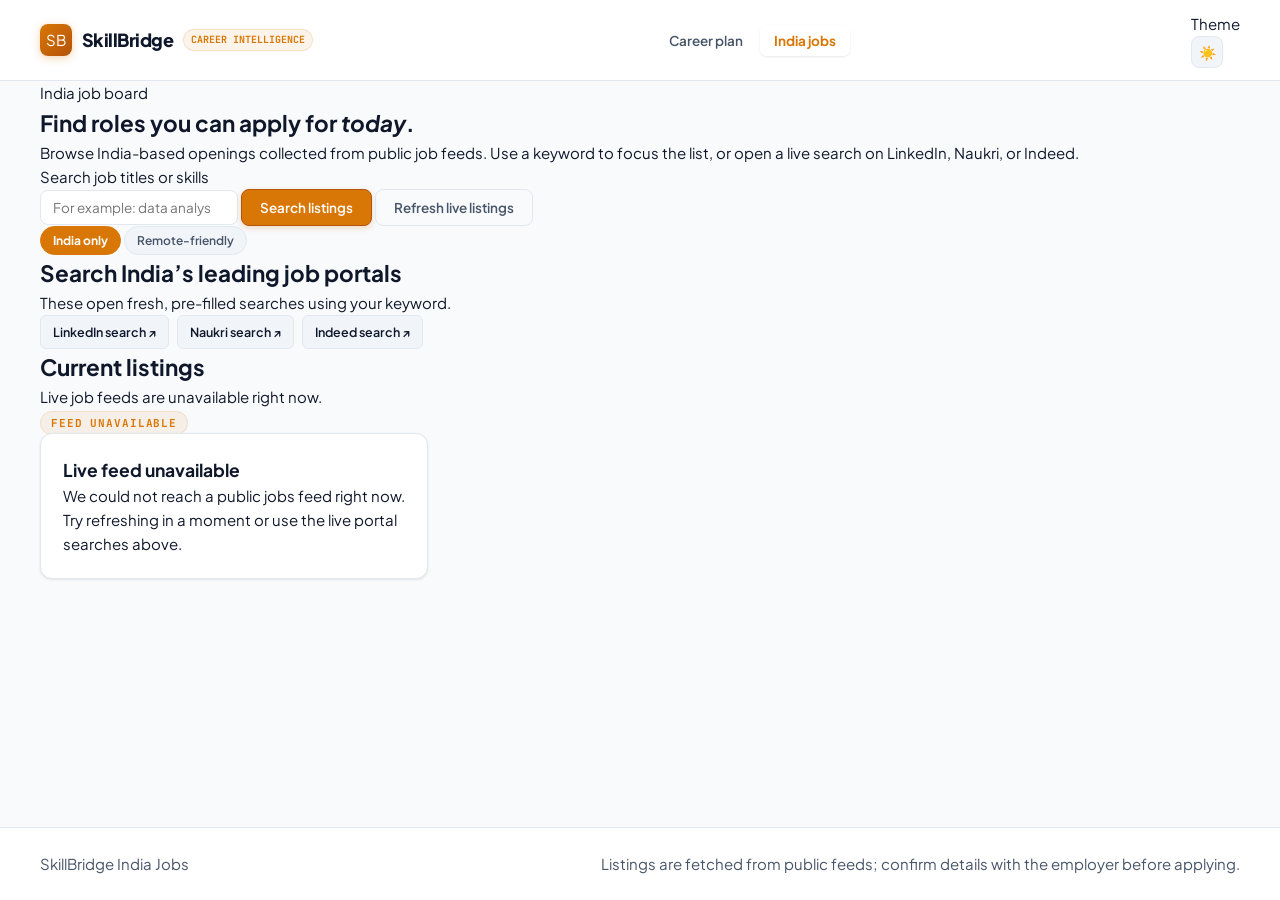
<file: jobs.html>
<!DOCTYPE html>
<html lang="en">
<head>
  <meta charset="UTF-8">
  <meta name="viewport" content="width=device-width, initial-scale=1.0">
  <meta name="description" content="Browse current technology and remote job opportunities relevant to candidates in India.">
  <title>India Jobs | SkillBridge</title>
  <link rel="preconnect" href="https://fonts.googleapis.com">
  <link rel="preconnect" href="https://fonts.gstatic.com" crossorigin>
  <link href="https://fonts.googleapis.com/css2?family=Plus+Jakarta+Sans:wght@400;500;600;700;800&family=JetBrains+Mono:wght@400;500;600;700&display=swap" rel="stylesheet">
  <link rel="stylesheet" href="style.css">
</head>
<body class="jobs-page">
  <header class="site-header">
    <div class="container">
      <div class="nav-wrapper">
        <a class="brand-logo" href="index.html" aria-label="Back to SkillBridge home">
          <span class="brand-icon" aria-hidden="true">SB</span>
          <span class="brand-text">SkillBridge</span>
          <span class="brand-badge">Career intelligence</span>
        </a>
        <nav class="stage-nav jobs-nav" aria-label="Main navigation">
          <a class="nav-tab" href="index.html">Career plan</a>
          <a class="nav-tab active" href="jobs.html">India jobs</a>
        </nav>
        <div class="nav-actions">
          <div class="theme-control">
            <span>Theme</span>
            <button class="theme-toggle" id="themeToggle" type="button" aria-label="Switch to dark mode" aria-pressed="false"></button>
          </div>
        </div>
      </div>
    </div>
  </header>

  <main class="container jobs-main">
    <section class="jobs-hero">
      <p class="eyebrow">India job board</p>
      <h1>Find roles you can apply for <em>today</em>.</h1>
      <p>Browse India-based openings collected from public job feeds. Use a keyword to focus the list, or open a live search on LinkedIn, Naukri, or Indeed.</p>
    </section>

    <section class="job-search-panel" aria-label="Job search controls">
      <label for="jobSearch">Search job titles or skills</label>
      <div class="job-search-row">
        <input id="jobSearch" class="sync-input" type="search" placeholder="For example: data analyst, React, Python">
        <button class="btn btn-primary" id="searchBtn" type="button">Search listings</button>
        <button class="btn btn-ghost" id="refreshBtn" type="button">Refresh live listings</button>
      </div>
      <div class="job-filter-row" aria-label="Location filter">
        <button class="filter-chip active" data-location="india" type="button">India only</button>
        <button class="filter-chip" data-location="remote" type="button">Remote-friendly</button>
      </div>
    </section>

    <section class="job-portal-links" aria-label="India job portals">
      <div>
        <h2>Search India’s leading job portals</h2>
        <p>These open fresh, pre-filled searches using your keyword.</p>
      </div>
      <div class="portal-actions" id="portalActions"></div>
    </section>

    <section aria-labelledby="listingsHeading">
      <div class="jobs-section-head">
        <div>
          <h2 id="listingsHeading">Current listings</h2>
          <p id="listingSummary" aria-live="polite">Loading public job feeds…</p>
        </div>
        <span class="stage-tag-badge" id="jobsUpdated">Updating</span>
      </div>
      <div class="jobs-grid" id="liveJobsContainer" aria-live="polite"></div>
    </section>
  </main>

  <footer class="site-footer">
    <div class="container footer-row">
      <span>SkillBridge India Jobs</span>
      <span>Listings are fetched from public feeds; confirm details with the employer before applying.</span>
    </div>
  </footer>
  <script src="jobs.js"></script>
</body>
</html>
</file>
<file: style.css>
/* ==========================================================================
   SKILLBRIDGE UNIFIED DESIGN SYSTEM — STUDENT-CENTRIC & PRODUCTION GRADE
   ========================================================================== */

:root {
  /* Core Light Palette (Default) */
  --bg-base: #f8fafc;
  --bg-surface: #ffffff;
  --bg-surface-elevated: #f1f5f9;
  --bg-surface-glass: rgba(255, 255, 255, 0.88);
  --bg-surface-hover: #f8fafc;
  
  /* Borders & Dividers */
  --border-gold: rgba(217, 119, 6, 0.35);
  --border-gold-subtle: rgba(217, 119, 6, 0.15);
  --border-glass: #e2e8f0;
  --border-glass-bright: #cbd5e1;
  
  /* Typography Colors */
  --text-primary: #0f172a;
  --text-secondary: #475569;
  --text-muted: #64748b;
  --text-inverse: #ffffff;
  
  /* Accent Colors */
  --accent-gold: #d97706;
  --accent-gold-dark: #b45309;
  --accent-gold-bg: rgba(217, 119, 6, 0.08);
  
  --accent-emerald: #059669;
  --accent-emerald-bg: rgba(5, 150, 105, 0.08);
  
  --accent-cyan: #0284c7;
  --accent-cyan-bg: rgba(2, 132, 199, 0.08);
  
  --accent-indigo: #4f46e5;
  --accent-indigo-bg: rgba(79, 70, 229, 0.08);
  
  --accent-rose: #e11d48;
  --accent-rose-bg: rgba(225, 29, 72, 0.08);
  
  /* Fonts */
  --font-serif: "Plus Jakarta Sans", -apple-system, BlinkMacSystemFont, "Segoe UI", Roboto, sans-serif;
  --font-sans: "Plus Jakarta Sans", -apple-system, BlinkMacSystemFont, "Segoe UI", Roboto, sans-serif;
  --font-mono: "JetBrains Mono", "SFMono-Regular", Consolas, monospace;
  
  /* Shadows */
  --shadow-sm: 0 1px 3px rgba(0, 0, 0, 0.06), 0 1px 2px rgba(0, 0, 0, 0.04);
  --shadow-md: 0 4px 14px rgba(0, 0, 0, 0.07), 0 2px 6px rgba(0, 0, 0, 0.04);
  --shadow-lg: 0 10px 25px rgba(0, 0, 0, 0.08), 0 4px 10px rgba(0, 0, 0, 0.04);
  
  /* Transitions */
  --transition-fast: 0.15s cubic-bezier(0.4, 0, 0.2, 1);
  --transition-normal: 0.25s cubic-bezier(0.4, 0, 0.2, 1);
}

/* Dark Mode Tokens */
body[data-theme="dark"] {
  --bg-base: #0b0f17;
  --bg-surface: #111827;
  --bg-surface-elevated: #1f2937;
  --bg-surface-glass: rgba(17, 24, 39, 0.88);
  --bg-surface-hover: #1e293b;
  
  --border-gold: rgba(245, 158, 11, 0.3);
  --border-gold-subtle: rgba(245, 158, 11, 0.12);
  --border-glass: #283548;
  --border-glass-bright: #374151;
  
  --text-primary: #f8fafc;
  --text-secondary: #94a3b8;
  --text-muted: #64748b;
  --text-inverse: #0b0f17;
  
  --accent-gold: #f59e0b;
  --accent-gold-dark: #d97706;
  --accent-gold-bg: rgba(245, 158, 11, 0.12);
  
  --accent-emerald: #10b981;
  --accent-emerald-bg: rgba(16, 185, 129, 0.12);
  
  --accent-cyan: #38bdf8;
  --accent-cyan-bg: rgba(56, 189, 248, 0.12);
  
  --accent-indigo: #818cf8;
  --accent-indigo-bg: rgba(129, 140, 248, 0.12);
  
  --accent-rose: #fb7185;
  --accent-rose-bg: rgba(251, 113, 133, 0.12);
  
  --shadow-sm: 0 2px 8px rgba(0, 0, 0, 0.4);
  --shadow-md: 0 8px 24px rgba(0, 0, 0, 0.45);
  --shadow-lg: 0 16px 40px rgba(0, 0, 0, 0.6);
}

/* Reset & Base */
*, *::before, *::after {
  box-sizing: border-box;
  margin: 0;
  padding: 0;
}

html {
  scroll-behavior: smooth;
}

body {
  background-color: var(--bg-base);
  color: var(--text-primary);
  font-family: var(--font-sans);
  line-height: 1.6;
  font-size: 15px;
  -webkit-font-smoothing: antialiased;
  min-height: 100vh;
  display: flex;
  flex-direction: column;
}

a {
  color: inherit;
  text-decoration: none;
}

button, input, select, textarea {
  font-family: inherit;
  color: inherit;
}

.container {
  width: 100%;
  max-width: 1240px;
  margin: 0 auto;
  padding: 0 20px;
}

/* ==========================================================================
   STICKY DEMO MODE ALERT BANNER
   ========================================================================== */
.demo-mode-banner {
  background: linear-gradient(90deg, #991b1b, #b91c1c);
  color: #ffffff;
  padding: 8px 0;
  font-size: 13px;
  box-shadow: 0 2px 8px rgba(185, 28, 28, 0.3);
  position: sticky;
  top: 0;
  z-index: 1000;
}

.demo-banner-content {
  display: flex;
  justify-content: space-between;
  align-items: center;
  flex-wrap: wrap;
  gap: 10px;
}

.demo-banner-left {
  display: flex;
  align-items: center;
  gap: 10px;
}

.demo-pill {
  font-family: var(--font-mono);
  font-size: 10.5px;
  font-weight: 800;
  background: #ffffff;
  color: #991b1b;
  padding: 2px 8px;
  border-radius: 12px;
  letter-spacing: 0.06em;
}

.demo-banner-actions {
  display: flex;
  gap: 8px;
}

.demo-banner-actions .btn-ghost {
  color: #ffffff;
  border-color: rgba(255, 255, 255, 0.4);
}

.demo-banner-actions .btn-ghost:hover {
  background: rgba(255, 255, 255, 0.15);
}

.demo-banner-actions .btn-primary {
  background: #ffffff;
  color: #991b1b;
  border-color: #ffffff;
  font-weight: 750;
}

/* ==========================================================================
   SITE HEADER & NAVIGATION
   ========================================================================== */
.site-header {
  position: sticky;
  top: 0;
  z-index: 100;
  background: var(--bg-surface-glass);
  backdrop-filter: blur(12px);
  -webkit-backdrop-filter: blur(12px);
  border-bottom: 1px solid var(--border-glass);
  padding: 12px 0;
}

.nav-wrapper {
  display: flex;
  align-items: center;
  justify-content: space-between;
  gap: 16px;
}

.brand-logo {
  display: flex;
  align-items: center;
  gap: 10px;
  cursor: pointer;
  user-select: none;
}

.brand-icon {
  width: 32px;
  height: 32px;
  background: linear-gradient(135deg, var(--accent-gold), var(--accent-gold-dark));
  border-radius: 8px;
  display: flex;
  align-items: center;
  justify-content: center;
  color: #ffffff;
  box-shadow: 0 2px 8px rgba(217, 119, 6, 0.3);
}

.brand-icon.lg {
  width: 44px;
  height: 44px;
  border-radius: 12px;
}

.brand-icon svg {
  width: 18px;
  height: 18px;
}

.brand-icon.lg svg {
  width: 24px;
  height: 24px;
}

.brand-text {
  font-size: 18px;
  font-weight: 800;
  letter-spacing: -0.03em;
  color: var(--text-primary);
}

.brand-badge {
  font-family: var(--font-mono);
  font-size: 10px;
  font-weight: 700;
  text-transform: uppercase;
  background: var(--accent-gold-bg);
  color: var(--accent-gold);
  padding: 2px 7px;
  border-radius: 12px;
  border: 1px solid var(--border-gold-subtle);
}

.main-nav {
  display: flex;
  align-items: center;
  gap: 4px;
  background: var(--bg-surface-elevated);
  padding: 4px;
  border-radius: 10px;
  border: 1px solid var(--border-glass);
}

.nav-tab {
  background: transparent;
  border: none;
  padding: 7px 14px;
  border-radius: 7px;
  font-size: 13.5px;
  font-weight: 600;
  color: var(--text-secondary);
  cursor: pointer;
  transition: all var(--transition-fast);
  white-space: nowrap;
}

.nav-tab:hover {
  color: var(--text-primary);
  background: var(--bg-surface);
}

.nav-tab.active {
  background: var(--bg-surface);
  color: var(--accent-gold);
  box-shadow: var(--shadow-sm);
  font-weight: 700;
}

.nav-actions {
  display: flex;
  align-items: center;
  gap: 8px;
}

.demo-btn {
  font-size: 12px;
  font-weight: 700;
  color: var(--accent-gold) !important;
  background: var(--accent-gold-bg) !important;
  border: 1px solid var(--border-gold) !important;
}

.profile-btn {
  font-size: 12.5px;
  font-weight: 700;
}

.theme-toggle {
  width: 32px;
  height: 32px;
  border-radius: 8px;
  border: 1px solid var(--border-glass);
  background: var(--bg-surface-elevated);
  cursor: pointer;
  display: flex;
  align-items: center;
  justify-content: center;
}

.theme-toggle::after {
  content: "☀️";
  font-size: 14px;
}

body[data-theme="dark"] .theme-toggle::after {
  content: "🌙";
}

.icon-btn {
  background: var(--bg-surface-elevated);
  border: 1px solid var(--border-glass);
  border-radius: 8px;
  width: 32px;
  height: 32px;
  display: flex;
  align-items: center;
  justify-content: center;
  cursor: pointer;
  color: var(--text-secondary);
}

.icon-btn:hover {
  color: var(--text-primary);
  border-color: var(--border-glass-bright);
}

/* Mobile Bottom Navigation */
.mobile-nav-bar {
  display: none;
  position: fixed;
  bottom: 0;
  left: 0;
  right: 0;
  z-index: 1000;
  background: var(--bg-surface-glass);
  backdrop-filter: blur(12px);
  -webkit-backdrop-filter: blur(12px);
  border-top: 1px solid var(--border-glass);
  padding: 6px 10px;
  justify-content: space-around;
}

.mobile-nav-item {
  background: none;
  border: none;
  display: flex;
  flex-direction: column;
  align-items: center;
  gap: 2px;
  font-size: 10.5px;
  font-weight: 600;
  color: var(--text-muted);
  cursor: pointer;
  padding: 4px 6px;
}

.mobile-nav-item span {
  font-size: 16px;
}

.mobile-nav-item.active {
  color: var(--accent-gold);
  font-weight: 700;
}

/* ==========================================================================
   BUTTONS & COMMON UI COMPONENTS
   ========================================================================== */
.btn {
  display: inline-flex;
  align-items: center;
  justify-content: center;
  gap: 8px;
  padding: 9px 18px;
  border-radius: 8px;
  font-size: 13.5px;
  font-weight: 600;
  cursor: pointer;
  transition: all var(--transition-fast);
  border: 1px solid transparent;
  white-space: nowrap;
}

.btn-primary {
  background: var(--accent-gold);
  color: #ffffff;
  border-color: var(--accent-gold-dark);
  box-shadow: 0 2px 6px rgba(217, 119, 6, 0.25);
}

.btn-primary:hover {
  background: var(--accent-gold-dark);
  transform: translateY(-1px);
}

.btn-secondary {
  background: var(--bg-surface-elevated);
  color: var(--text-primary);
  border-color: var(--border-glass);
}

.btn-secondary:hover {
  background: var(--bg-surface);
  border-color: var(--border-glass-bright);
}

.btn-ghost {
  background: transparent;
  color: var(--text-secondary);
  border-color: var(--border-glass);
}

.btn-ghost:hover {
  background: var(--bg-surface-elevated);
  color: var(--text-primary);
}

.btn-emerald {
  background: var(--accent-emerald);
  color: #ffffff;
}

.btn-emerald:hover {
  opacity: 0.92;
  transform: translateY(-1px);
}

.btn-sm {
  padding: 6px 12px;
  font-size: 12.5px;
  border-radius: 6px;
}

.btn-lg {
  padding: 13px 26px;
  font-size: 15.5px;
  border-radius: 10px;
}

.btn-block {
  width: 100%;
}

.badge {
  display: inline-flex;
  align-items: center;
  font-family: var(--font-mono);
  font-size: 11px;
  padding: 3px 8px;
  border-radius: 6px;
  background: var(--bg-surface-elevated);
  color: var(--text-secondary);
  border: 1px solid var(--border-glass);
  font-weight: 600;
}

.badge-cert {
  background: var(--accent-gold-bg);
  color: var(--accent-gold);
  border-color: var(--border-gold-subtle);
  font-weight: 700;
}

.badge-free {
  background: var(--accent-emerald-bg);
  color: var(--accent-emerald);
  border-color: rgba(5, 150, 105, 0.2);
  font-weight: 700;
}

.card {
  background: var(--bg-surface);
  border: 1px solid var(--border-glass);
  border-radius: 12px;
  padding: 22px;
  box-shadow: var(--shadow-sm);
  transition: all var(--transition-fast);
}

.card-gold {
  border-color: var(--border-gold);
  background: linear-gradient(180deg, var(--accent-gold-bg), var(--bg-surface));
}

.sync-select, .sync-input {
  background: var(--bg-surface);
  border: 1px solid var(--border-glass);
  border-radius: 8px;
  padding: 8px 12px;
  font-size: 13.5px;
  color: var(--text-primary);
  outline: none;
  transition: border-color var(--transition-fast);
}

.sync-select:focus, .sync-input:focus {
  border-color: var(--accent-gold);
}

.grid-3 {
  display: grid;
  grid-template-columns: repeat(auto-fill, minmax(340px, 1fr));
  gap: 20px;
}

.section-head {
  display: flex;
  justify-content: space-between;
  align-items: flex-end;
  gap: 16px;
  margin: 32px 0 20px;
  border-bottom: 1px solid var(--border-glass);
  padding-bottom: 14px;
}

.section-head h2 {
  font-size: 26px;
  font-weight: 800;
  letter-spacing: -0.03em;
}

.section-subtitle {
  color: var(--text-secondary);
  font-size: 14px;
  margin-top: 4px;
}

.stage-tag-badge {
  font-family: var(--font-mono);
  font-size: 11px;
  font-weight: 700;
  text-transform: uppercase;
  letter-spacing: 0.08em;
  color: var(--accent-gold);
  background: var(--accent-gold-bg);
  padding: 4px 10px;
  border-radius: 20px;
  border: 1px solid var(--border-gold-subtle);
  white-space: nowrap;
}

/* ==========================================================================
   VIEW PAGES ROUTING
   ========================================================================== */
.view-page {
  display: none;
  padding-bottom: 60px;
}

.view-page.active {
  display: block;
  animation: fadeIn 0.25s ease-out;
}

@keyframes fadeIn {
  from { opacity: 0; transform: translateY(6px); }
  to { opacity: 1; transform: translateY(0); }
}

/* ==========================================================================
   VIEW 1: WELCOME & ENTRY SCREEN (NO FAKE PREPOPULATED DATA)
   ========================================================================== */
.welcome-entry-card {
  max-width: 580px;
  margin: 48px auto 40px;
  background: var(--bg-surface);
  border: 1px solid var(--border-glass);
  border-radius: 20px;
  padding: 42px 36px;
  text-align: center;
  box-shadow: var(--shadow-md);
}

.welcome-entry-brand {
  display: flex;
  align-items: center;
  justify-content: center;
  gap: 12px;
  margin-bottom: 24px;
}

.welcome-brand-name {
  font-size: 24px;
  font-weight: 800;
  color: var(--text-primary);
}

.welcome-entry-title {
  font-size: clamp(28px, 4vw, 36px);
  font-weight: 850;
  letter-spacing: -0.03em;
  margin-bottom: 12px;
  line-height: 1.2;
}

.welcome-entry-subtitle {
  font-size: 16px;
  color: var(--text-secondary);
  line-height: 1.6;
  margin-bottom: 32px;
  font-style: italic;
}

.welcome-entry-actions {
  display: flex;
  flex-direction: column;
  gap: 14px;
}

.welcome-divider {
  position: relative;
  text-align: center;
  margin: 10px 0;
}

.welcome-divider::before {
  content: "";
  position: absolute;
  top: 50%;
  left: 0;
  right: 0;
  height: 1px;
  background: var(--border-glass);
}

.welcome-divider span {
  position: relative;
  background: var(--bg-surface);
  padding: 0 12px;
  font-size: 12px;
  font-weight: 600;
  color: var(--text-muted);
}

.welcome-secondary-actions {
  display: flex;
  align-items: center;
  justify-content: center;
  gap: 12px;
  flex-wrap: wrap;
}

.or-separator {
  color: var(--text-muted);
  font-size: 13px;
}

.welcome-demo-trigger {
  margin-top: 14px;
  padding-top: 14px;
  border-top: 1px solid var(--border-glass);
}

.demo-link-btn {
  font-size: 12.5px;
  font-weight: 700;
  color: var(--accent-gold) !important;
}

.welcome-features-grid {
  display: grid;
  grid-template-columns: repeat(auto-fit, minmax(240px, 1fr));
  gap: 20px;
  max-width: 900px;
  margin: 0 auto;
}

.welcome-feature-item {
  background: var(--bg-surface);
  border: 1px solid var(--border-glass);
  border-radius: 12px;
  padding: 22px;
  text-align: center;
  box-shadow: var(--shadow-sm);
}

.wf-icon {
  font-size: 26px;
  margin-bottom: 10px;
}

.welcome-feature-item h4 {
  font-size: 15.5px;
  font-weight: 750;
  margin-bottom: 6px;
}

.welcome-feature-item p {
  font-size: 13px;
  color: var(--text-secondary);
  line-height: 1.5;
}

/* ==========================================================================
   VIEW 2: 4-STEP WIZARD STYLES
   ========================================================================== */
.wizard-container-card {
  max-width: 760px;
  margin: 36px auto;
  background: var(--bg-surface);
  border: 1px solid var(--border-glass);
  border-radius: 16px;
  padding: 32px 36px;
  box-shadow: var(--shadow-md);
}

.wizard-header {
  display: flex;
  justify-content: space-between;
  align-items: flex-start;
  margin-bottom: 20px;
  padding-bottom: 14px;
  border-bottom: 1px solid var(--border-glass);
}

.wizard-tag {
  font-family: var(--font-mono);
  font-size: 11px;
  text-transform: uppercase;
  color: var(--accent-gold);
  font-weight: 700;
  letter-spacing: 0.08em;
}

.wizard-main-title {
  font-size: 22px;
  font-weight: 800;
  margin-top: 2px;
}

.wizard-steps-indicator {
  display: flex;
  gap: 8px;
  margin-bottom: 28px;
}

.wizard-step {
  flex: 1;
  display: flex;
  align-items: center;
  gap: 8px;
  font-size: 12px;
  font-weight: 700;
  color: var(--text-muted);
  padding: 8px 12px;
  background: var(--bg-surface-elevated);
  border-radius: 8px;
}

.wizard-step span {
  width: 20px;
  height: 20px;
  border-radius: 50%;
  background: var(--bg-surface);
  display: flex;
  align-items: center;
  justify-content: center;
  font-size: 11px;
}

.wizard-step.active {
  color: var(--accent-gold);
  background: var(--accent-gold-bg);
  border: 1px solid var(--border-gold-subtle);
}

.wizard-step.active span {
  background: var(--accent-gold);
  color: #ffffff;
}

.wizard-pane {
  display: none;
}

.wizard-pane.active {
  display: block;
}

.form-grid {
  display: grid;
  grid-template-columns: 1fr 1fr;
  gap: 16px;
}

@media (max-width: 600px) {
  .form-grid {
    grid-template-columns: 1fr;
  }
}

.form-group {
  display: flex;
  flex-direction: column;
  gap: 6px;
}

.form-group.full-width {
  grid-column: 1 / -1;
}

.form-group label {
  font-size: 13px;
  font-weight: 700;
  color: var(--text-primary);
}

.req {
  color: var(--accent-rose);
}

.opt {
  font-size: 11px;
  color: var(--text-muted);
  font-weight: normal;
}

.status-options-group {
  display: flex;
  gap: 10px;
  flex-wrap: wrap;
}

.status-option-label {
  flex: 1 1 140px;
  border: 1px solid var(--border-glass);
  background: var(--bg-surface-elevated);
  padding: 10px 14px;
  border-radius: 8px;
  font-size: 13px;
  font-weight: 600;
  cursor: pointer;
  display: flex;
  align-items: center;
  gap: 8px;
  transition: all var(--transition-fast);
}

.status-option-label.active {
  border-color: var(--accent-gold);
  background: var(--accent-gold-bg);
  color: var(--accent-gold);
  font-weight: 750;
}

.step-desc-text {
  font-size: 14px;
  color: var(--text-secondary);
  margin-bottom: 18px;
}

.resume-extraction-panel {
  background: var(--bg-surface-elevated);
  border: 1px solid var(--border-glass);
  border-radius: 12px;
  padding: 18px;
  margin-bottom: 20px;
}

.resume-tabs-bar {
  display: flex;
  gap: 8px;
  margin-bottom: 12px;
}

.resume-subtab-btn {
  background: var(--bg-surface);
  border: 1px solid var(--border-glass);
  padding: 6px 12px;
  border-radius: 6px;
  font-size: 12px;
  font-weight: 600;
  color: var(--text-secondary);
  cursor: pointer;
}

.resume-subtab-btn.active {
  background: var(--accent-gold);
  color: #ffffff;
  border-color: var(--accent-gold);
  font-weight: 700;
}

.resume-subtab-content {
  display: none;
}

.resume-subtab-content.active {
  display: block;
}

.drop-zone {
  border: 2px dashed var(--border-glass-bright);
  border-radius: 10px;
  padding: 28px 16px;
  text-align: center;
  cursor: pointer;
  background: var(--bg-surface);
  transition: border-color var(--transition-fast);
}

.drop-zone:hover {
  border-color: var(--accent-gold);
}

.file-input-hidden {
  display: none;
}

.drop-icon {
  font-size: 28px;
  margin-bottom: 6px;
}

.drop-subtext {
  font-size: 11px;
  color: var(--text-muted);
  display: block;
  margin-top: 4px;
}

.upload-status-text {
  font-size: 12px;
  color: var(--accent-emerald);
  font-weight: 700;
  margin-top: 8px;
}

.resume-textarea {
  width: 100%;
  height: 90px;
  background: var(--bg-surface);
  border: 1px solid var(--border-glass);
  border-radius: 8px;
  padding: 10px;
  font-size: 12.5px;
  resize: vertical;
}

.detected-skills-box {
  background: var(--bg-surface);
  border: 1px solid var(--border-glass);
  border-radius: 8px;
  padding: 12px;
  margin-top: 14px;
}

.detected-head {
  display: flex;
  justify-content: space-between;
  align-items: center;
  font-size: 12.5px;
  margin-bottom: 8px;
}

.detected-sub {
  font-size: 11px;
  color: var(--text-secondary);
}

.manual-add-section {
  margin-bottom: 20px;
}

.manual-add-section label {
  font-size: 13px;
  font-weight: 700;
  display: block;
  margin-bottom: 6px;
}

.manual-add-row {
  display: flex;
  gap: 10px;
  flex-wrap: wrap;
  align-items: center;
}

.skill-select-box {
  flex: 1 1 200px;
}

.level-toggle-group {
  display: flex;
  border: 1px solid var(--border-glass);
  border-radius: 8px;
  overflow: hidden;
}

.level-toggle-btn {
  background: var(--bg-surface);
  border: none;
  padding: 8px 12px;
  font-size: 12px;
  color: var(--text-secondary);
  cursor: pointer;
  font-weight: 600;
}

.level-toggle-btn.active {
  background: var(--accent-gold);
  color: #ffffff;
}

.active-skills-preview {
  background: var(--bg-surface-elevated);
  border: 1px solid var(--border-glass);
  border-radius: 10px;
  padding: 16px;
}

.preview-title {
  font-size: 13px;
  font-weight: 750;
  display: block;
  margin-bottom: 10px;
}

.chips-container {
  display: flex;
  gap: 8px;
  flex-wrap: wrap;
}

.skill-chip {
  display: inline-flex;
  align-items: center;
  gap: 6px;
  background: var(--bg-surface);
  border: 1px solid var(--border-glass);
  padding: 5px 12px;
  border-radius: 20px;
  font-size: 12.5px;
}

.skill-level {
  font-family: var(--font-mono);
  font-size: 10.5px;
  color: var(--accent-gold);
  font-weight: 700;
}

.skill-remove-btn {
  background: none;
  border: none;
  color: var(--text-muted);
  cursor: pointer;
  font-size: 14px;
}

.skill-remove-btn:hover {
  color: var(--accent-rose);
}

.empty-hint-text {
  font-size: 12.5px;
  color: var(--text-muted);
  font-style: italic;
  padding: 6px 0;
}

.role-selection-grid {
  display: grid;
  grid-template-columns: repeat(auto-fill, minmax(210px, 1fr));
  gap: 12px;
  max-height: 380px;
  overflow-y: auto;
  padding: 4px;
  margin-bottom: 16px;
}

.role-select-card {
  background: var(--bg-surface-elevated);
  border: 1px solid var(--border-glass);
  border-radius: 10px;
  padding: 14px;
  cursor: pointer;
  transition: all var(--transition-fast);
}

.role-select-card:hover {
  border-color: var(--accent-gold);
}

.role-select-card.active {
  border-color: var(--accent-gold);
  background: var(--accent-gold-bg);
}

.role-select-card h4 {
  font-size: 14px;
  font-weight: 750;
  margin-top: 4px;
}

.review-summary-card {
  background: var(--bg-surface-elevated);
  border: 1px solid var(--border-glass);
  border-radius: 12px;
  padding: 24px;
}

.review-badge {
  font-family: var(--font-mono);
  font-size: 11px;
  font-weight: 750;
  color: var(--accent-emerald);
  text-transform: uppercase;
  margin-bottom: 6px;
}

.review-user-title {
  font-size: 22px;
  font-weight: 800;
  margin-bottom: 2px;
}

.review-user-sub {
  font-size: 13.5px;
  color: var(--text-secondary);
  margin-bottom: 18px;
}

.review-section-block {
  margin-top: 14px;
  padding-top: 12px;
  border-top: 1px solid var(--border-glass);
}

.rev-sec-label {
  font-size: 12px;
  font-weight: 750;
  color: var(--text-muted);
  text-transform: uppercase;
  display: block;
  margin-bottom: 6px;
}

.wizard-footer {
  display: flex;
  justify-content: space-between;
  align-items: center;
  margin-top: 24px;
  padding-top: 16px;
  border-top: 1px solid var(--border-glass);
}

/* ==========================================================================
   VIEW 3: DASHBOARD STYLES
   ========================================================================== */
.dashboard-welcome-card {
  background: var(--bg-surface);
  border: 1px solid var(--border-glass);
  border-radius: 14px;
  padding: 26px 28px;
  display: flex;
  justify-content: space-between;
  align-items: center;
  flex-wrap: wrap;
  gap: 20px;
  margin-top: 24px;
  box-shadow: var(--shadow-sm);
}

.welcome-user-row {
  display: flex;
  align-items: center;
  gap: 12px;
  flex-wrap: wrap;
  margin-bottom: 6px;
}

.welcome-user-row h2 {
  font-size: 24px;
  font-weight: 800;
}

.user-role-badge {
  background: var(--accent-gold-bg);
  color: var(--accent-gold);
  border: 1px solid var(--border-gold-subtle);
  font-family: var(--font-mono);
  font-size: 11.5px;
  font-weight: 700;
  padding: 3px 10px;
  border-radius: 14px;
}

.welcome-subtext {
  color: var(--text-secondary);
  font-size: 14px;
  max-width: 650px;
}

.welcome-action-buttons {
  display: flex;
  gap: 10px;
}

.profile-completion-card {
  margin: 20px 0;
  padding: 18px 22px;
}

.comp-header {
  display: flex;
  justify-content: space-between;
  align-items: center;
  margin-bottom: 10px;
}

.comp-label {
  font-family: var(--font-mono);
  font-size: 11px;
  text-transform: uppercase;
  color: var(--text-muted);
  font-weight: 700;
}

.comp-pct {
  font-size: 20px;
  font-weight: 800;
  color: var(--accent-gold);
}

.comp-track {
  height: 8px;
  background: var(--bg-surface-elevated);
  border-radius: 4px;
  overflow: hidden;
  margin-bottom: 12px;
}

.comp-fill {
  height: 100%;
  background: linear-gradient(90deg, var(--accent-gold), var(--accent-emerald));
  border-radius: 4px;
  transition: width 0.3s ease;
}

.comp-checklist {
  display: flex;
  gap: 14px;
  flex-wrap: wrap;
  font-size: 12px;
  color: var(--text-secondary);
}

.chk-item {
  font-family: var(--font-mono);
}

.priority-action-card {
  display: flex;
  justify-content: space-between;
  align-items: center;
  flex-wrap: wrap;
  gap: 20px;
  margin-bottom: 20px;
  padding: 22px 26px;
}

.priority-badge {
  font-family: var(--font-mono);
  font-size: 11px;
  font-weight: 700;
  text-transform: uppercase;
  color: var(--accent-gold);
  margin-bottom: 6px;
}

.priority-action-content h3 {
  font-size: 18px;
  font-weight: 800;
  margin-bottom: 6px;
}

.priority-action-content p {
  font-size: 13.5px;
  color: var(--text-secondary);
  max-width: 680px;
  line-height: 1.55;
}

.dashboard-stats-grid {
  display: grid;
  grid-template-columns: repeat(auto-fit, minmax(210px, 1fr));
  gap: 16px;
  margin: 20px 0;
}

.dash-stat-card {
  background: var(--bg-surface);
  border: 1px solid var(--border-glass);
  border-radius: 12px;
  padding: 20px;
  cursor: pointer;
  transition: all var(--transition-fast);
  display: flex;
  flex-direction: column;
  justify-content: space-between;
  box-shadow: var(--shadow-sm);
}

.dash-stat-card:hover {
  transform: translateY(-2px);
  border-color: var(--accent-gold);
  box-shadow: var(--shadow-md);
}

.stat-top {
  display: flex;
  justify-content: space-between;
  align-items: center;
  margin-bottom: 12px;
}

.stat-label {
  font-family: var(--font-mono);
  font-size: 11px;
  text-transform: uppercase;
  color: var(--text-muted);
  font-weight: 700;
}

.stat-big-number {
  font-size: 32px;
  font-weight: 800;
  color: var(--text-primary);
  line-height: 1.1;
  margin-bottom: 6px;
}

.stat-footer-text {
  font-size: 12px;
  color: var(--text-secondary);
}

.readiness-meter-wrap {
  margin: 4px 0 10px;
}

.readiness-score-number {
  font-size: 34px;
  font-weight: 800;
  color: var(--accent-gold);
  line-height: 1;
  margin-bottom: 8px;
}

.readiness-track {
  height: 8px;
  background: var(--bg-surface-elevated);
  border-radius: 4px;
  overflow: hidden;
}

.readiness-fill {
  height: 100%;
  background: var(--accent-gold);
  border-radius: 4px;
  transition: width 0.4s ease;
}

.role-selector-inline {
  padding: 18px 22px;
}

.role-selector-header {
  display: flex;
  justify-content: space-between;
  align-items: center;
  gap: 16px;
  flex-wrap: wrap;
  margin-bottom: 12px;
}

.career-chips-bar {
  display: flex;
  gap: 8px;
  flex-wrap: wrap;
  padding-top: 10px;
  border-top: 1px solid var(--border-glass);
}

.career-role-chip {
  background: var(--bg-surface-elevated);
  border: 1px solid var(--border-glass);
  color: var(--text-secondary);
  font-size: 12px;
  font-weight: 600;
  padding: 6px 14px;
  border-radius: 20px;
  cursor: pointer;
  transition: all var(--transition-fast);
}

.career-role-chip:hover {
  background: var(--accent-gold-bg);
  border-color: var(--border-gold);
  color: var(--accent-gold);
}

.career-role-chip.active {
  background: var(--accent-gold);
  border-color: var(--accent-gold);
  color: #ffffff;
  font-weight: 700;
}

/* ==========================================================================
   VIEW 4: CAREER MATCH & COMPARISON
   ========================================================================== */
.primary-match-hero {
  padding: 26px 30px;
}

.match-hero-main {
  display: flex;
  justify-content: space-between;
  align-items: center;
  flex-wrap: wrap;
  gap: 20px;
  padding-bottom: 20px;
  border-bottom: 1px solid var(--border-glass);
  margin-bottom: 20px;
}

.match-target-tag {
  font-family: var(--font-mono);
  font-size: 11px;
  text-transform: uppercase;
  color: var(--accent-gold);
  font-weight: 700;
}

.match-hero-title {
  font-size: 28px;
  font-weight: 800;
  margin: 4px 0;
}

.match-hero-sector {
  font-size: 13.5px;
  color: var(--text-secondary);
  margin-bottom: 12px;
}

.match-score-circle {
  width: 110px;
  height: 110px;
  border-radius: 50%;
  background: var(--bg-surface);
  border: 3px solid var(--accent-gold);
  display: flex;
  flex-direction: column;
  align-items: center;
  justify-content: center;
  box-shadow: var(--shadow-md);
}

.match-big-pct {
  font-size: 32px;
  font-weight: 800;
  color: var(--accent-gold);
  line-height: 1;
}

.match-score-sub {
  font-family: var(--font-mono);
  font-size: 10px;
  text-transform: uppercase;
  color: var(--text-muted);
}

.match-breakdown-grid {
  display: grid;
  grid-template-columns: 1fr 1fr;
  gap: 24px;
}

@media (max-width: 768px) {
  .match-breakdown-grid {
    grid-template-columns: 1fr;
  }
}

.breakdown-heading {
  font-size: 14px;
  font-weight: 750;
  margin-bottom: 10px;
  color: var(--text-primary);
}

.breakdown-list {
  background: var(--bg-surface-elevated);
  border-radius: 8px;
  padding: 12px 14px;
  display: flex;
  flex-direction: column;
  gap: 8px;
  font-size: 13px;
}

.breakdown-item {
  display: flex;
  justify-content: space-between;
  align-items: center;
}

.breakdown-item.highlight {
  padding-top: 6px;
  border-top: 1px solid var(--border-glass);
  font-weight: 750;
  color: var(--accent-gold);
}

.why-box {
  background: var(--bg-surface-elevated);
  border-radius: 8px;
  padding: 12px 14px;
  font-size: 12.5px;
  color: var(--text-secondary);
  line-height: 1.55;
}

.why-label {
  display: block;
  font-weight: 700;
  color: var(--text-primary);
  margin-bottom: 4px;
}

.have-section, .miss-section {
  font-size: 12.5px;
}

.have-label {
  font-weight: 700;
  color: var(--accent-emerald);
  display: block;
  margin-bottom: 6px;
}

.miss-label {
  font-weight: 700;
  color: var(--accent-rose);
  display: block;
  margin-bottom: 6px;
}

.skills-mini-pills {
  display: flex;
  gap: 6px;
  flex-wrap: wrap;
}

.biggest-gap-callout {
  margin-top: 14px;
  background: var(--accent-rose-bg);
  border: 1px solid rgba(225, 29, 72, 0.2);
  border-radius: 8px;
  padding: 10px 14px;
  font-size: 12.5px;
}

.biggest-gap-callout strong {
  color: var(--accent-rose);
  display: block;
  margin-bottom: 2px;
}

.reco-container {
  display: grid;
  grid-template-columns: repeat(auto-fill, minmax(340px, 1fr));
  gap: 16px;
}

.reco-card {
  padding: 18px;
  display: flex;
  flex-direction: column;
  justify-content: space-between;
}

.reco-header {
  display: flex;
  justify-content: space-between;
  align-items: flex-start;
  gap: 10px;
}

.reco-rank-badge {
  font-family: var(--font-mono);
  font-size: 12px;
  font-weight: 750;
  padding: 3px 8px;
  border-radius: 6px;
  display: inline-block;
  margin-bottom: 6px;
}

.score-high {
  background: var(--accent-emerald-bg);
  color: var(--accent-emerald);
  border: 1px solid rgba(5, 150, 105, 0.2);
}

.score-med {
  background: var(--accent-gold-bg);
  color: var(--accent-gold);
  border: 1px solid var(--border-gold-subtle);
}

.score-low {
  background: var(--accent-rose-bg);
  color: var(--accent-rose);
  border: 1px solid rgba(225, 29, 72, 0.2);
}

.reco-role-title {
  font-size: 16px;
  font-weight: 750;
  line-height: 1.3;
}

.reco-sector-text {
  font-size: 12px;
  color: var(--text-muted);
}

.compare-selectors-row {
  display: flex;
  gap: 12px;
  flex-wrap: wrap;
}

.compare-selectors-row select {
  flex: 1 1 200px;
  font-weight: 600;
}

.modern-table {
  width: 100%;
  border-collapse: collapse;
  font-size: 13.5px;
  background: var(--bg-surface);
  border-radius: 10px;
  overflow: hidden;
  box-shadow: var(--shadow-sm);
}

.modern-table th, .modern-table td {
  padding: 12px 16px;
  text-align: left;
  border-bottom: 1px solid var(--border-glass);
}

.modern-table th {
  background: var(--bg-surface-elevated);
  font-weight: 700;
  color: var(--text-primary);
}

/* ==========================================================================
   VIEW 5: SKILLS & GAPS STYLES
   ========================================================================== */
.gap-group-section {
  background: var(--bg-surface);
  border: 1px solid var(--border-glass);
  border-radius: 12px;
  padding: 20px;
  box-shadow: var(--shadow-sm);
}

.gap-group-header {
  margin-bottom: 16px;
}

.gap-priority-badge {
  font-family: var(--font-mono);
  font-size: 12px;
  font-weight: 750;
  display: inline-block;
  margin-bottom: 4px;
}

.badge-high { color: var(--accent-rose); }
.badge-med { color: var(--accent-gold); }
.badge-opt { color: var(--accent-emerald); }

.gap-group-desc {
  font-size: 12.5px;
  color: var(--text-secondary);
  display: block;
}

.gap-detail-card {
  padding: 18px;
  display: flex;
  flex-direction: column;
  justify-content: space-between;
}

.gap-badge-pill {
  font-family: var(--font-mono);
  font-size: 10.5px;
  font-weight: 700;
  text-transform: uppercase;
}

.gap-pathway-box {
  background: var(--bg-surface-elevated);
  border-radius: 8px;
  padding: 10px 12px;
  margin: 10px 0;
}

.gap-steps-list {
  list-style: none;
  font-size: 12px;
  color: var(--text-secondary);
  margin-top: 6px;
  line-height: 1.6;
}

/* ==========================================================================
   VIEW 6: ROADMAP & PROJECTS STYLES
   ========================================================================== */
.roadmap-progress-card {
  margin-bottom: 24px;
  padding: 20px 24px;
}

.roadmap-progress-top {
  display: flex;
  justify-content: space-between;
  align-items: center;
  margin-bottom: 12px;
}

.roadmap-progress-label {
  font-family: var(--font-mono);
  font-size: 11px;
  text-transform: uppercase;
  color: var(--text-muted);
  font-weight: 700;
}

.roadmap-progress-title {
  font-size: 18px;
  font-weight: 800;
  color: var(--accent-gold);
  margin-top: 2px;
}

.roadmap-progress-track {
  height: 10px;
  background: var(--bg-surface-elevated);
  border-radius: 5px;
  overflow: hidden;
}

.roadmap-progress-fill {
  height: 100%;
  background: linear-gradient(90deg, var(--accent-gold), var(--accent-emerald));
  border-radius: 5px;
  transition: width 0.3s ease;
}

.weekly-roadmap-container {
  display: grid;
  grid-template-columns: repeat(auto-fit, minmax(270px, 1fr));
  gap: 18px;
}

.week-card {
  padding: 20px;
  display: flex;
  flex-direction: column;
}

.week-header {
  margin-bottom: 14px;
}

.week-number-pill {
  font-family: var(--font-mono);
  font-size: 11px;
  font-weight: 750;
  text-transform: uppercase;
  color: var(--accent-gold);
  background: var(--accent-gold-bg);
  padding: 3px 8px;
  border-radius: 12px;
}

.week-title {
  font-size: 15px;
  font-weight: 750;
  margin-top: 6px;
  line-height: 1.35;
}

.week-tasks-list {
  display: flex;
  flex-direction: column;
  gap: 10px;
}

.task-item-label {
  display: flex;
  align-items: flex-start;
  gap: 10px;
  font-size: 13px;
  line-height: 1.45;
  cursor: pointer;
  padding: 8px 10px;
  border-radius: 6px;
  background: var(--bg-surface-elevated);
  transition: all var(--transition-fast);
}

.task-item-label:hover {
  background: var(--bg-surface-hover);
}

.task-item-label.task-done span {
  text-decoration: line-through;
  color: var(--text-muted);
}

.roadmap-task-checkbox {
  margin-top: 3px;
  accent-color: var(--accent-gold);
  cursor: pointer;
}

.project-idea-card {
  padding: 20px;
  display: flex;
  flex-direction: column;
  justify-content: space-between;
}

.course-card {
  background: var(--bg-surface);
  border: 1px solid var(--border-glass);
  border-radius: 12px;
  padding: 20px;
  display: flex;
  flex-direction: column;
  justify-content: space-between;
  box-shadow: var(--shadow-sm);
}

.course-meta-row {
  display: flex;
  gap: 6px;
  flex-wrap: wrap;
  align-items: center;
  margin-bottom: 10px;
}

.course-provider-tag {
  font-family: var(--font-mono);
  font-size: 11px;
  background: var(--accent-gold-bg);
  color: var(--accent-gold);
  padding: 2px 7px;
  border-radius: 4px;
  font-weight: 700;
}

.course-level-tag {
  font-family: var(--font-mono);
  font-size: 11px;
  background: var(--bg-surface-elevated);
  color: var(--text-secondary);
  padding: 2px 7px;
  border-radius: 4px;
}

.course-card-title {
  font-size: 15.5px;
  font-weight: 750;
  line-height: 1.35;
  margin-bottom: 8px;
}

.course-card-desc {
  font-size: 12.5px;
  color: var(--text-secondary);
  line-height: 1.55;
  margin-bottom: 14px;
}

/* ==========================================================================
   VIEW 7: JOBS & TRACKER STYLES
   ========================================================================== */
.jobs-subnav-tabs {
  display: flex;
  gap: 8px;
  margin-bottom: 20px;
  flex-wrap: wrap;
}

.jobs-subnav-btn {
  background: var(--bg-surface);
  border: 1px solid var(--border-glass);
  padding: 9px 16px;
  border-radius: 8px;
  font-size: 13.5px;
  font-weight: 600;
  color: var(--text-secondary);
  cursor: pointer;
  transition: all var(--transition-fast);
}

.jobs-subnav-btn.active {
  background: var(--accent-gold-bg);
  border-color: var(--border-gold);
  color: var(--accent-gold);
  font-weight: 700;
}

.portal-shortcuts-card {
  margin-bottom: 20px;
  padding: 16px 20px;
}

.portal-actions {
  display: flex;
  gap: 8px;
  flex-wrap: wrap;
}

.jobs-view-section {
  display: none;
}

.jobs-view-section.active {
  display: block;
}

.jobs-grid {
  display: grid;
  grid-template-columns: repeat(auto-fill, minmax(340px, 1fr));
  gap: 18px;
}

.job-card {
  padding: 20px;
  display: flex;
  flex-direction: column;
  justify-content: space-between;
}

.tracker-header-row {
  display: flex;
  justify-content: space-between;
  align-items: center;
  margin-bottom: 18px;
  flex-wrap: wrap;
  gap: 12px;
}

.tracker-board-grid {
  display: grid;
  grid-template-columns: repeat(4, 1fr);
  gap: 16px;
}

@media (max-width: 900px) {
  .tracker-board-grid {
    grid-template-columns: repeat(2, 1fr);
  }
}

@media (max-width: 550px) {
  .tracker-board-grid {
    grid-template-columns: 1fr;
  }
}

.tracker-col {
  background: var(--bg-surface-elevated);
  border: 1px solid var(--border-glass);
  border-radius: 10px;
  padding: 12px;
  min-height: 360px;
}

.tracker-col-head {
  display: flex;
  justify-content: space-between;
  align-items: center;
  font-size: 13px;
  font-weight: 750;
  padding-bottom: 8px;
  border-bottom: 2px solid var(--border-glass);
  margin-bottom: 12px;
}

.col-count {
  font-family: var(--font-mono);
  font-size: 11px;
  background: var(--bg-surface);
  padding: 2px 7px;
  border-radius: 10px;
}

.tracker-card-list {
  display: flex;
  flex-direction: column;
  gap: 10px;
}

.tracker-card-item {
  padding: 12px 14px;
  background: var(--bg-surface);
}

.tracker-card-actions {
  display: flex;
  justify-content: space-between;
  align-items: center;
  margin-top: 8px;
  padding-top: 8px;
  border-top: 1px solid var(--border-glass);
}

.tracker-empty-slot {
  font-size: 12px;
  color: var(--text-muted);
  text-align: center;
  padding: 20px 0;
  font-style: italic;
}

/* ==========================================================================
   VIEW 8: MARKET INTELLIGENCE & EDITORIAL NEWS (WITH IMAGES)
   ========================================================================== */
.salary-estimator-card {
  background: var(--bg-surface);
  border: 1px solid var(--border-gold);
  border-radius: 14px;
  padding: 24px 28px;
  margin-bottom: 24px;
  box-shadow: var(--shadow-sm);
}

.salary-tiers-row {
  display: grid;
  grid-template-columns: repeat(3, 1fr);
  gap: 16px;
  margin: 20px 0 12px;
}

@media (max-width: 650px) {
  .salary-tiers-row {
    grid-template-columns: 1fr;
  }
}

.salary-tier-box {
  background: var(--bg-surface-elevated);
  border: 1px solid var(--border-glass);
  border-radius: 10px;
  padding: 16px;
  text-align: center;
}

.salary-tier-box.tier-highlight {
  background: var(--accent-gold-bg);
  border-color: var(--border-gold);
}

.tier-label {
  font-family: var(--font-mono);
  font-size: 11px;
  text-transform: uppercase;
  color: var(--text-muted);
  font-weight: 700;
}

.tier-val {
  font-size: 22px;
  font-weight: 800;
  color: var(--text-primary);
  margin-top: 4px;
}

.tier-highlight .tier-val {
  color: var(--accent-gold);
}

.salary-meta-note {
  font-size: 12px;
  color: var(--text-muted);
  display: flex;
  gap: 6px;
  flex-wrap: wrap;
}

.market-kpi-grid {
  display: grid;
  grid-template-columns: repeat(4, 1fr);
  gap: 16px;
  margin-bottom: 24px;
}

@media (max-width: 900px) {
  .market-kpi-grid {
    grid-template-columns: repeat(2, 1fr);
  }
}

@media (max-width: 500px) {
  .market-kpi-grid {
    grid-template-columns: 1fr;
  }
}

.market-kpi-card {
  background: var(--bg-surface);
  border: 1px solid var(--border-glass);
  border-radius: 10px;
  padding: 16px;
  display: flex;
  flex-direction: column;
  gap: 6px;
  box-shadow: var(--shadow-sm);
}

.market-kpi-card.kpi-layoffs { border-left: 3px solid var(--accent-rose); }
.market-kpi-card.kpi-growth { border-left: 3px solid var(--accent-emerald); }
.market-kpi-card.kpi-india { border-left: 3px solid var(--accent-gold); }
.market-kpi-card.kpi-salary { border-left: 3px solid var(--accent-indigo); }

.kpi-top {
  display: flex;
  justify-content: space-between;
  align-items: center;
}

.kpi-tag {
  font-family: var(--font-mono);
  font-size: 10.5px;
  text-transform: uppercase;
  color: var(--text-muted);
  font-weight: 700;
}

.kpi-value {
  font-size: 17px;
  font-weight: 750;
  color: var(--text-primary);
}

.kpi-desc {
  font-size: 12px;
  color: var(--text-secondary);
  line-height: 1.45;
}

.news-category-filters {
  display: flex;
  gap: 8px;
  flex-wrap: wrap;
}

.filter-chip {
  background: var(--bg-surface-elevated);
  border: 1px solid var(--border-glass);
  color: var(--text-secondary);
  font-size: 12px;
  font-weight: 600;
  padding: 6px 12px;
  border-radius: 20px;
  cursor: pointer;
  transition: all var(--transition-fast);
}

.filter-chip.active {
  background: var(--accent-gold);
  border-color: var(--accent-gold);
  color: #ffffff;
  font-weight: 700;
}

/* Editorial News Grid with Images */
.news-grid-editorial {
  display: grid;
  grid-template-columns: repeat(auto-fill, minmax(350px, 1fr));
  gap: 24px;
}

.news-card-editorial {
  background: var(--bg-surface);
  border: 1px solid var(--border-glass);
  border-radius: 14px;
  overflow: hidden;
  display: flex;
  flex-direction: column;
  justify-content: space-between;
  box-shadow: var(--shadow-sm);
  transition: all var(--transition-fast);
}

.news-card-editorial:hover {
  transform: translateY(-3px);
  border-color: var(--accent-gold);
  box-shadow: var(--shadow-md);
}

.news-img-container {
  position: relative;
  width: 100%;
  height: 190px;
  background: var(--bg-surface-elevated);
  overflow: hidden;
}

.news-card-img {
  width: 100%;
  height: 100%;
  object-fit: cover;
  transition: transform 0.3s ease;
}

.news-card-editorial:hover .news-card-img {
  transform: scale(1.04);
}

.news-impact-badge {
  position: absolute;
  top: 12px;
  left: 12px;
  font-family: var(--font-mono);
  font-size: 10.5px;
  padding: 4px 10px;
  border-radius: 14px;
  font-weight: 750;
  backdrop-filter: blur(8px);
  -webkit-backdrop-filter: blur(8px);
  box-shadow: var(--shadow-sm);
}

.impact-layoff { background: rgba(225, 29, 72, 0.9); color: #ffffff; }
.impact-growth { background: rgba(5, 150, 105, 0.9); color: #ffffff; }
.impact-hiring { background: rgba(217, 119, 6, 0.9); color: #ffffff; }
.impact-salary { background: rgba(79, 70, 229, 0.9); color: #ffffff; }

.news-body-content {
  padding: 20px;
  display: flex;
  flex-direction: column;
  flex: 1;
  justify-content: space-between;
}

.news-meta-top {
  display: flex;
  justify-content: space-between;
  align-items: center;
  margin-bottom: 8px;
}

.news-date-text {
  font-family: var(--font-mono);
  font-size: 11px;
  color: var(--text-muted);
}

.news-title {
  font-size: 16.5px;
  font-weight: 750;
  line-height: 1.35;
  color: var(--text-primary);
  margin-bottom: 8px;
}

.news-summary {
  font-size: 13px;
  color: var(--text-secondary);
  line-height: 1.55;
  margin-bottom: 14px;
}

.news-advice-box {
  background: var(--bg-surface-elevated);
  border-left: 3px solid var(--accent-gold);
  border-radius: 6px;
  padding: 10px 12px;
  margin-bottom: 14px;
}

.news-advice-label {
  font-size: 11.5px;
  font-weight: 750;
  color: var(--accent-gold);
  display: block;
  margin-bottom: 2px;
}

.news-advice-box p {
  font-size: 12px;
  color: var(--text-primary);
  line-height: 1.5;
}

.news-footer-row {
  display: flex;
  justify-content: space-between;
  align-items: center;
  padding-top: 12px;
  border-top: 1px solid var(--border-glass);
}

/* ==========================================================================
   VIEW 9: METHODOLOGY STYLES
   ========================================================================== */
.methodology-grid {
  display: grid;
  grid-template-columns: repeat(auto-fill, minmax(340px, 1fr));
  gap: 20px;
}

.method-card {
  padding: 22px;
}

.method-icon {
  font-size: 26px;
  margin-bottom: 12px;
}

.method-card h3 {
  font-size: 17px;
  font-weight: 750;
  margin-bottom: 8px;
}

.method-card p {
  font-size: 13px;
  color: var(--text-secondary);
  line-height: 1.6;
}

.method-card code {
  background: var(--bg-surface-elevated);
  padding: 2px 6px;
  border-radius: 4px;
  font-family: var(--font-mono);
  font-size: 11.5px;
  color: var(--accent-gold);
}

/* ==========================================================================
   MODALS & OVERLAYS
   ========================================================================== */
.modal-overlay {
  display: none;
  position: fixed;
  inset: 0;
  z-index: 2000;
  background: rgba(0, 0, 0, 0.6);
  backdrop-filter: blur(4px);
  -webkit-backdrop-filter: blur(4px);
  align-items: center;
  justify-content: center;
  padding: 20px;
}

.modal-overlay.active {
  display: flex;
  animation: fadeIn 0.2s ease-out;
}

.modal-window {
  background: var(--bg-surface);
  border: 1px solid var(--border-glass);
  border-radius: 16px;
  width: 100%;
  max-width: 560px;
  max-height: 90vh;
  overflow-y: auto;
  padding: 28px;
  box-shadow: var(--shadow-lg);
}

.modal-header {
  display: flex;
  justify-content: space-between;
  align-items: center;
  margin-bottom: 16px;
  padding-bottom: 12px;
  border-bottom: 1px solid var(--border-glass);
}

.modal-title {
  font-size: 18px;
  font-weight: 800;
}

.modal-close-btn {
  background: none;
  border: none;
  font-size: 24px;
  color: var(--text-muted);
  cursor: pointer;
  line-height: 1;
}

.modal-close-btn:hover {
  color: var(--text-primary);
}

/* ==========================================================================
   AI CAREER ASSISTANT CHAT
   ========================================================================== */
.help-chat {
  position: fixed;
  bottom: 24px;
  right: 24px;
  z-index: 1500;
}

.help-chat-trigger {
  display: flex;
  align-items: center;
  gap: 8px;
  background: var(--accent-gold);
  color: #ffffff;
  border: none;
  border-radius: 28px;
  padding: 10px 18px;
  font-size: 13.5px;
  font-weight: 700;
  cursor: pointer;
  box-shadow: 0 4px 16px rgba(217, 119, 6, 0.4);
  transition: all var(--transition-fast);
}

.help-chat-trigger:hover {
  transform: translateY(-2px);
}

.help-chat-window {
  position: absolute;
  bottom: 50px;
  right: 0;
  width: 350px;
  max-width: 90vw;
  height: 460px;
  background: var(--bg-surface);
  border: 1px solid var(--border-glass);
  border-radius: 16px;
  box-shadow: var(--shadow-lg);
  display: flex;
  flex-direction: column;
  overflow: hidden;
}

.help-chat-header {
  padding: 14px 16px;
  background: var(--bg-surface-elevated);
  border-bottom: 1px solid var(--border-glass);
  display: flex;
  justify-content: space-between;
  align-items: center;
}

.help-chat-header p {
  font-family: var(--font-mono);
  font-size: 10.5px;
  color: var(--accent-gold);
  text-transform: uppercase;
  font-weight: 700;
}

.help-chat-header h2 {
  font-size: 15px;
  font-weight: 750;
}

.help-chat-close {
  background: none;
  border: none;
  font-size: 20px;
  cursor: pointer;
  color: var(--text-muted);
}

.help-chat-messages {
  flex: 1;
  padding: 14px;
  overflow-y: auto;
  display: flex;
  flex-direction: column;
  gap: 10px;
}

.help-chat-message {
  padding: 10px 14px;
  border-radius: 12px;
  font-size: 12.5px;
  line-height: 1.5;
  max-width: 85%;
}

.guide-message {
  background: var(--bg-surface-elevated);
  color: var(--text-primary);
  align-self: flex-start;
  border: 1px solid var(--border-glass);
}

.user-message {
  background: var(--accent-gold);
  color: #ffffff;
  align-self: flex-end;
}

.help-chat-prompts {
  display: flex;
  gap: 6px;
  overflow-x: auto;
  padding: 8px 12px;
  border-top: 1px solid var(--border-glass);
}

.help-chat-prompts button {
  background: var(--bg-surface-elevated);
  border: 1px solid var(--border-glass);
  border-radius: 14px;
  padding: 4px 10px;
  font-size: 11px;
  white-space: nowrap;
  color: var(--text-secondary);
  cursor: pointer;
}

.help-chat-form {
  display: flex;
  padding: 10px;
  border-top: 1px solid var(--border-glass);
  gap: 6px;
}

.help-chat-form input {
  flex: 1;
  background: var(--bg-surface-elevated);
  border: 1px solid var(--border-glass);
  border-radius: 6px;
  padding: 6px 10px;
  font-size: 12.5px;
}

/* ==========================================================================
   SITE FOOTER
   ========================================================================== */
.site-footer {
  margin-top: auto;
  background: var(--bg-surface);
  border-top: 1px solid var(--border-glass);
  padding: 24px 0;
  color: var(--text-secondary);
}

.footer-row {
  display: flex;
  justify-content: space-between;
  align-items: center;
  flex-wrap: wrap;
  gap: 14px;
}

/* ==========================================================================
   RESPONSIVE DESIGN BREAKPOINTS
   ========================================================================== */
@media (max-width: 1024px) {
  .main-nav {
    display: none;
  }
  .mobile-nav-bar {
    display: flex;
  }
  body {
    padding-bottom: 54px;
  }
}

@media (max-width: 768px) {
  .dashboard-welcome-card {
    flex-direction: column;
    align-items: flex-start;
  }
  .welcome-action-buttons {
    width: 100%;
  }
  .welcome-action-buttons button {
    flex: 1;
  }
  .wizard-container-card {
    padding: 22px 20px;
    margin: 20px auto;
  }
  .help-chat {
    bottom: 70px;
    right: 16px;
  }
}
</file>
